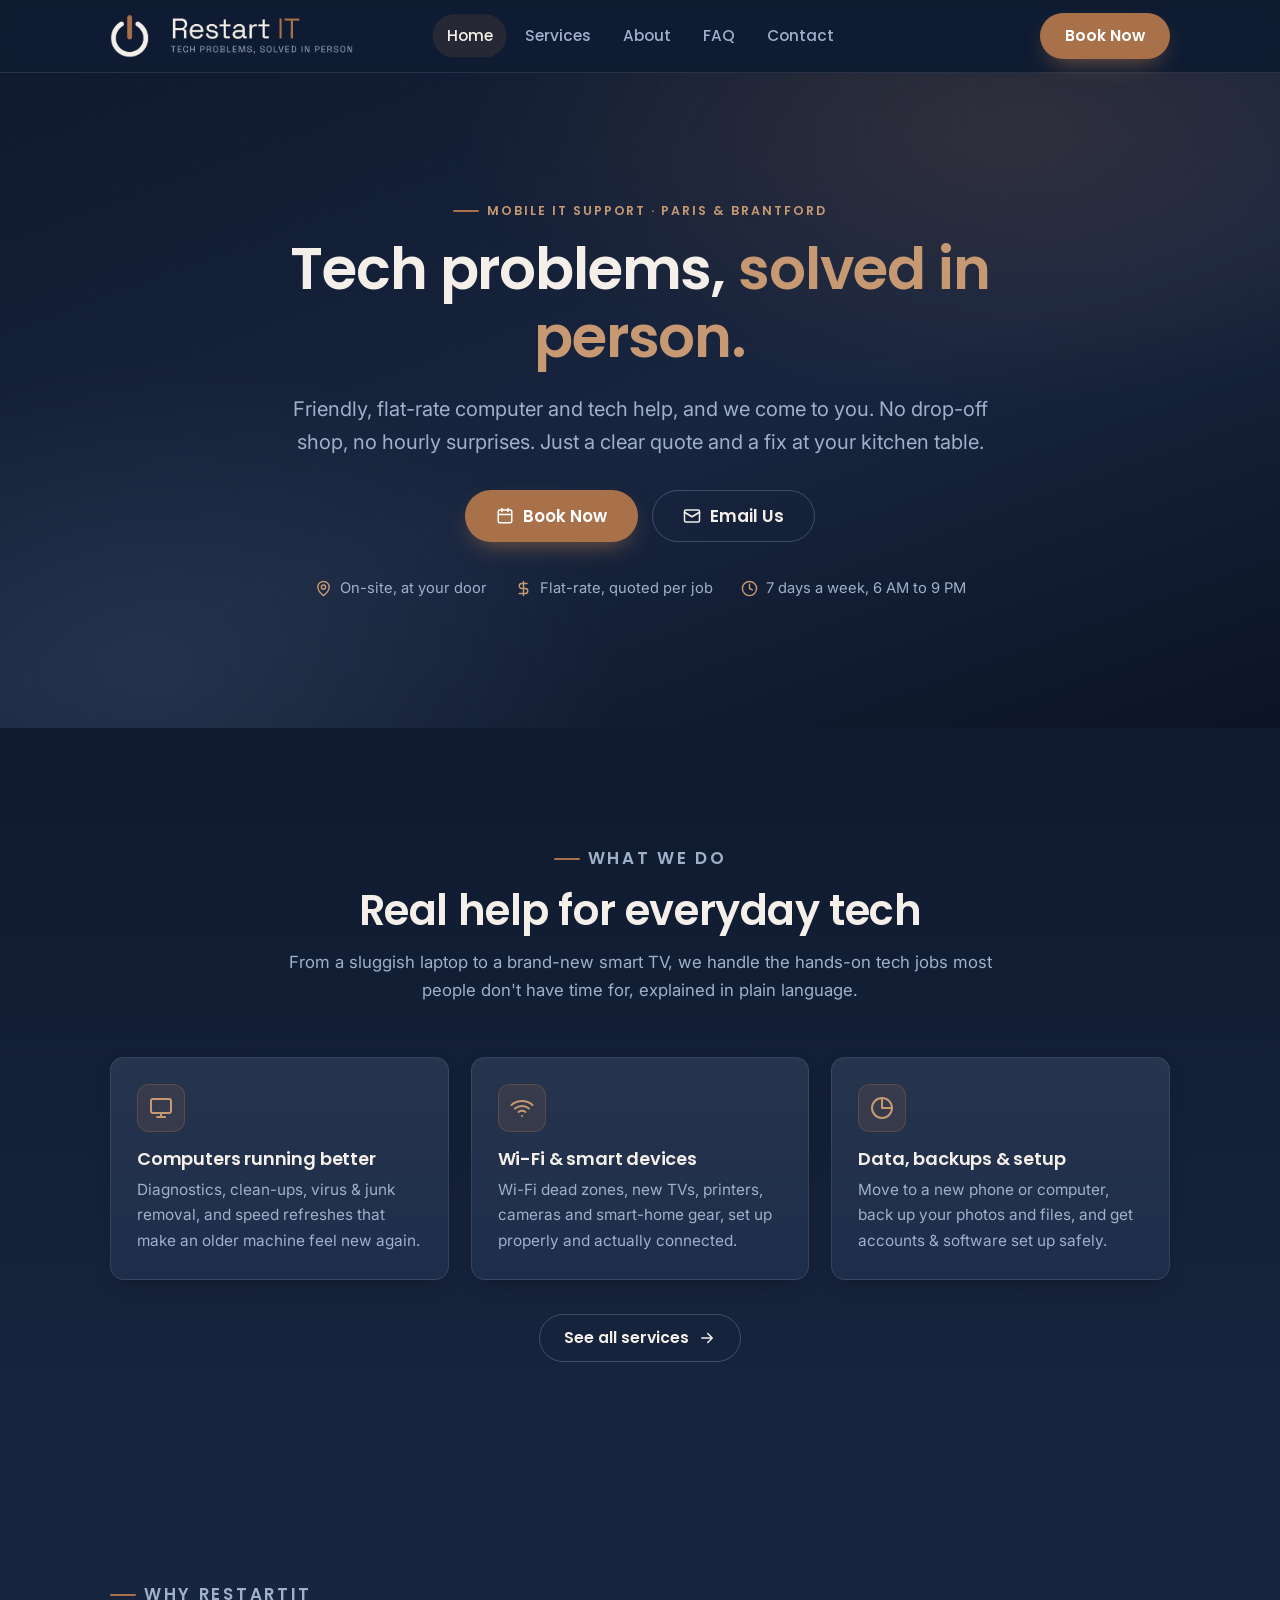
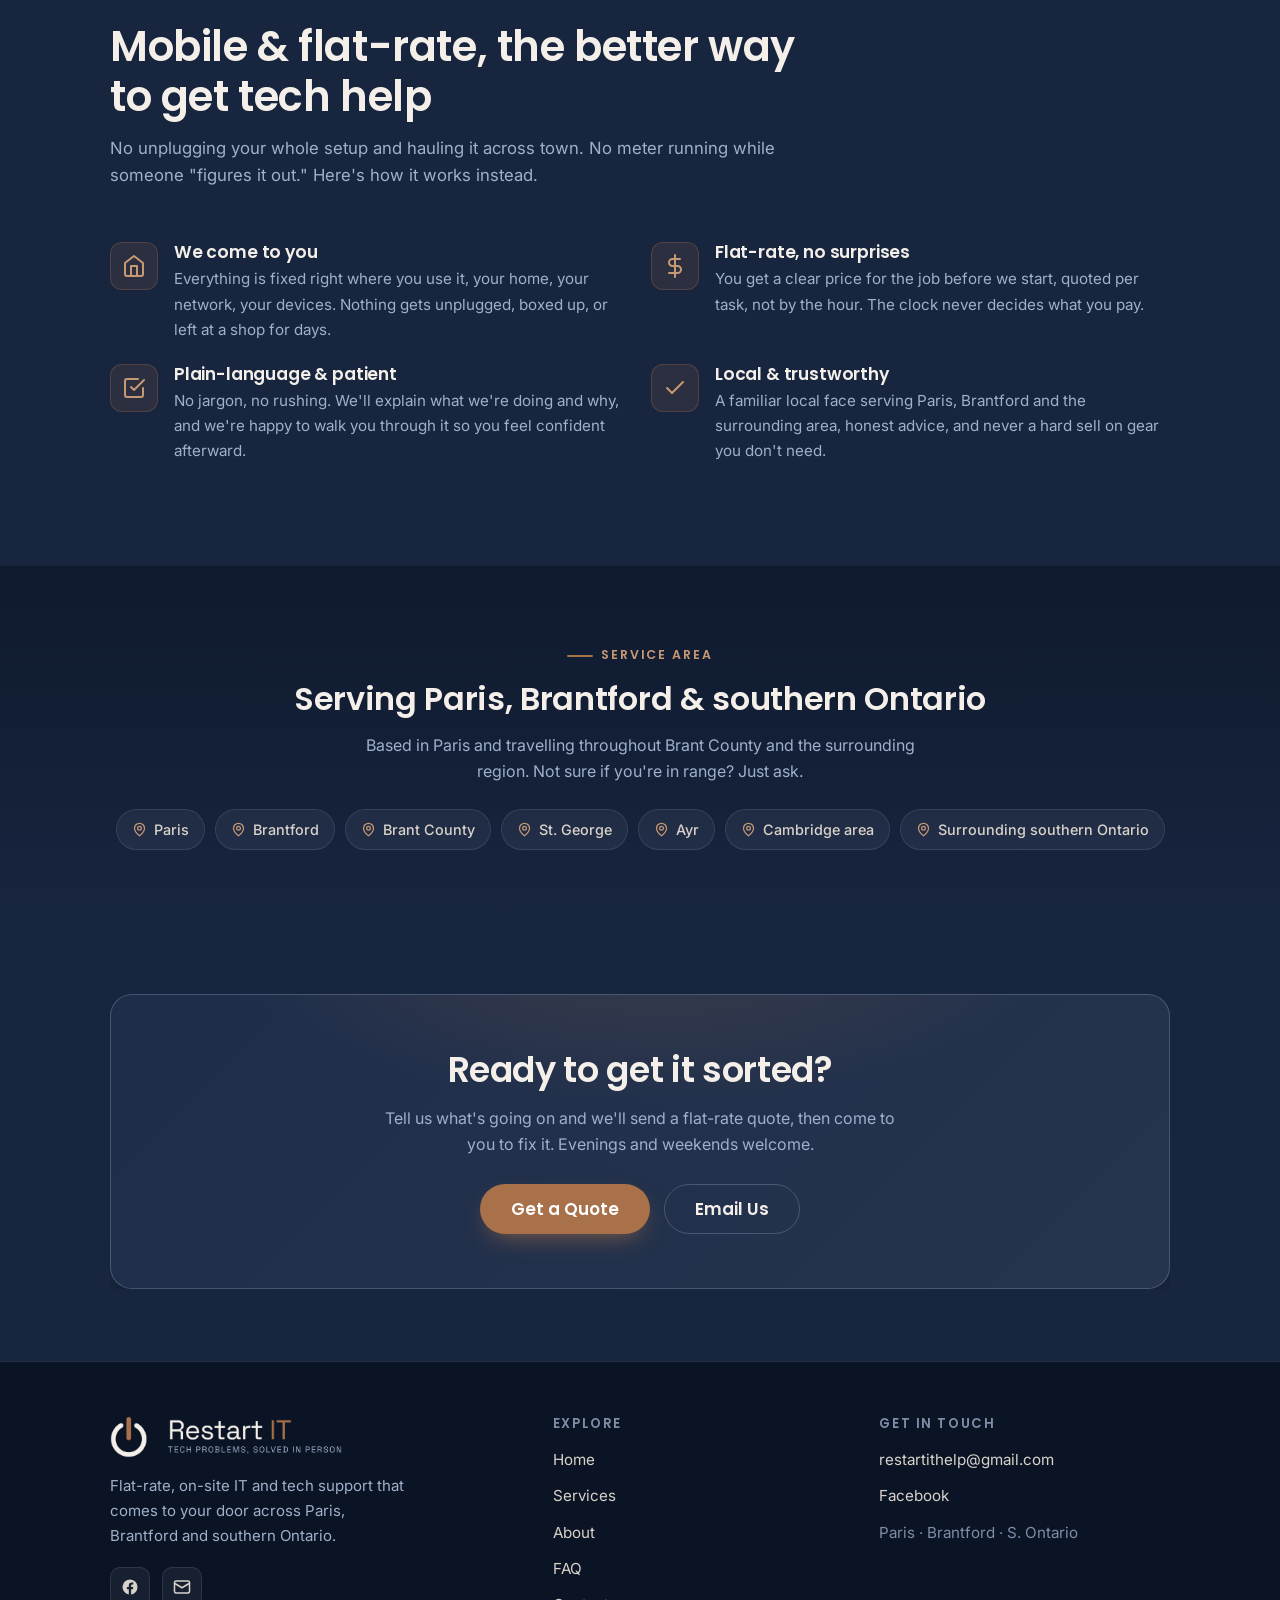
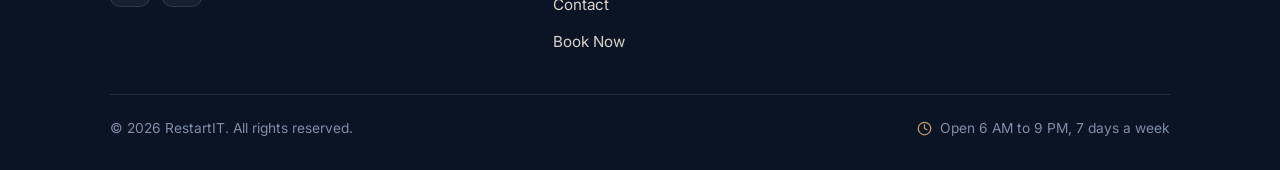
<file: index.html>
<!DOCTYPE html>
<html lang="en">
<head>
  <meta charset="UTF-8" />
  <meta name="viewport" content="width=device-width, initial-scale=1.0" />
  <title>RestartIT: Mobile IT Support in Paris, Brantford &amp; Southern Ontario</title>
  <meta name="description" content="RestartIT brings flat-rate, on-site computer and tech help to your door across Paris, Brantford and southern Ontario. No drop-off shop, tech problems, solved in person." />
  <meta name="theme-color" content="#18253F" />
  <link rel="canonical" href="https://restartithelp.ca/" />

  <!-- Icons -->
  <link rel="icon" type="image/png" sizes="32x32" href="assets/favicon-32.png" />
  <link rel="icon" type="image/png" sizes="64x64" href="assets/favicon-64.png" />
  <link rel="apple-touch-icon" href="assets/apple-touch-icon.png" />

  <!-- Social -->
  <meta property="og:type" content="website" />
  <meta property="og:title" content="RestartIT: Tech problems, solved in person" />
  <meta property="og:description" content="Flat-rate, mobile IT support across Paris, Brantford and southern Ontario. We come to you." />
  <meta property="og:url" content="https://restartithelp.ca/" />
  <meta property="og:image" content="https://restartithelp.ca/assets/og-image.png" />
  <meta name="twitter:card" content="summary_large_image" />

  <!-- Fonts -->
  <link rel="preconnect" href="https://fonts.googleapis.com" />
  <link rel="preconnect" href="https://fonts.gstatic.com" crossorigin />
  <link href="https://fonts.googleapis.com/css2?family=Inter:wght@400;500;600&family=Poppins:wght@500;600;700&display=swap" rel="stylesheet" />

  <link rel="stylesheet" href="css/styles.css" />

  <!-- Local business structured data -->
  <script type="application/ld+json">
  {
    "@context": "https://schema.org",
    "@type": "LocalBusiness",
    "name": "RestartIT",
    "image": "https://restartithelp.ca/assets/og-image.png",
    "url": "https://restartithelp.ca/",
    "telephone": "+1-519-771-1542",
    "email": "restartithelp@gmail.com",
    "priceRange": "Flat-rate, quoted per job",
    "description": "Mobile, on-site residential IT and tech support serving Paris, Brantford and surrounding southern Ontario.",
    "areaServed": ["Paris, Ontario", "Brantford, Ontario", "Brant County", "Southern Ontario"],
    "openingHoursSpecification": {
      "@type": "OpeningHoursSpecification",
      "dayOfWeek": ["Monday","Tuesday","Wednesday","Thursday","Friday","Saturday","Sunday"],
      "opens": "06:00",
      "closes": "21:00"
    },
    "sameAs": ["https://www.facebook.com/profile.php?id=61590920739980"]
  }
  </script>
</head>
<body>
  <a class="skip-link" href="#main">Skip to content</a>

  <!-- ============ HEADER ============ -->
  <header class="site-header">
    <div class="container">
      <nav class="nav" data-nav aria-label="Primary">
        <a class="nav__brand" href="index.html" aria-label="RestartIT home">
          <img src="assets/logo-horizontal.png" alt="RestartIT" />
        </a>
        <button class="nav__toggle" aria-label="Toggle menu" aria-expanded="false" aria-controls="nav-menu">
          <svg class="icon-open" viewBox="0 0 24 24" fill="none" stroke="currentColor" stroke-width="2" stroke-linecap="round"><path d="M4 7h16M4 12h16M4 17h16"/></svg>
          <svg class="icon-close" viewBox="0 0 24 24" fill="none" stroke="currentColor" stroke-width="2" stroke-linecap="round"><path d="M6 6l12 12M18 6L6 18"/></svg>
        </button>
        <div class="nav__menu" id="nav-menu">
          <div class="nav__links">
            <a href="index.html" aria-current="page">Home</a>
            <a href="services.html">Services</a>
            <a href="about.html">About</a>
            <a href="faq.html">FAQ</a>
            <a href="contact.html">Contact</a>
          </div>
          <div class="nav__cta">
            <a class="btn btn--primary" href="https://forms.gle/L2N94EabjLBqyMtm6" target="_blank" rel="noopener">Book Now</a>
          </div>
        </div>
      </nav>
    </div>
  </header>

  <main id="main">
    <!-- ============ HERO ============ -->
    <section class="hero">
      <div class="container">
        <div class="hero__inner">
          <p class="eyebrow reveal">Mobile IT support · Paris &amp; Brantford</p>
          <h1 class="reveal" data-delay="1">Tech problems, <span class="accent">solved in person.</span></h1>
          <p class="hero__lead reveal" data-delay="2">
            Friendly, flat-rate computer and tech help, and we come to you.
            No drop-off shop, no hourly surprises. Just a clear quote and a fix at your kitchen table.
          </p>
          <div class="btn-row reveal" data-delay="2">
            <a class="btn btn--primary btn--lg" href="https://forms.gle/L2N94EabjLBqyMtm6" target="_blank" rel="noopener">
              <svg viewBox="0 0 24 24" fill="none" stroke="currentColor" stroke-width="2" stroke-linecap="round" stroke-linejoin="round"><path d="M8 2v4M16 2v4M3 10h18M5 4h14a2 2 0 0 1 2 2v13a2 2 0 0 1-2 2H5a2 2 0 0 1-2-2V6a2 2 0 0 1 2-2z"/></svg>
              Book Now
            </a>
            <a class="btn btn--ghost btn--lg" href="mailto:restartithelp@gmail.com">
              <svg viewBox="0 0 24 24" fill="none" stroke="currentColor" stroke-width="2" stroke-linecap="round" stroke-linejoin="round"><rect x="2" y="4" width="20" height="16" rx="2"/><path d="m2 7 10 6 10-6"/></svg>
              Email Us
            </a>
          </div>
          <div class="hero__meta reveal" data-delay="3">
            <span><svg viewBox="0 0 24 24" fill="none" stroke="currentColor" stroke-width="2" stroke-linecap="round" stroke-linejoin="round"><path d="M20 10c0 6-8 12-8 12s-8-6-8-12a8 8 0 0 1 16 0z"/><circle cx="12" cy="10" r="3"/></svg> On-site, at your door</span>
            <span><svg viewBox="0 0 24 24" fill="none" stroke="currentColor" stroke-width="2" stroke-linecap="round" stroke-linejoin="round"><path d="M12 2v20M17 5H9.5a3.5 3.5 0 0 0 0 7h5a3.5 3.5 0 0 1 0 7H6"/></svg> Flat-rate, quoted per job</span>
            <span><svg viewBox="0 0 24 24" fill="none" stroke="currentColor" stroke-width="2" stroke-linecap="round" stroke-linejoin="round"><circle cx="12" cy="12" r="10"/><path d="M12 6v6l4 2"/></svg> 7 days a week, 6 AM to 9 PM</span>
          </div>
        </div>
      </div>
    </section>

    <!-- ============ WHAT WE DO ============ -->
    <section class="section section--alt" id="what">
      <div class="container">
        <div class="section-head center reveal">
          <p class="eyebrow" style="justify-content:center">What we do</p>
          <h2>Real help for everyday tech</h2>
          <p>From a sluggish laptop to a brand-new smart TV, we handle the hands-on tech jobs most people don't have time for, explained in plain language.</p>
        </div>
        <div class="grid grid--3">
          <article class="card reveal">
            <div class="icon-badge"><svg viewBox="0 0 24 24" fill="none" stroke="currentColor" stroke-width="2" stroke-linecap="round" stroke-linejoin="round"><rect x="2" y="3" width="20" height="14" rx="2"/><path d="M8 21h8M12 17v4"/></svg></div>
            <h3>Computers running better</h3>
            <p>Diagnostics, clean-ups, virus &amp; junk removal, and speed refreshes that make an older machine feel new again.</p>
          </article>
          <article class="card reveal" data-delay="1">
            <div class="icon-badge"><svg viewBox="0 0 24 24" fill="none" stroke="currentColor" stroke-width="2" stroke-linecap="round" stroke-linejoin="round"><path d="M5 12.55a11 11 0 0 1 14 0M1.5 9a16 16 0 0 1 21 0M8.5 16a6 6 0 0 1 7 0M12 20h.01"/></svg></div>
            <h3>Wi-Fi &amp; smart devices</h3>
            <p>Wi-Fi dead zones, new TVs, printers, cameras and smart-home gear, set up properly and actually connected.</p>
          </article>
          <article class="card reveal" data-delay="2">
            <div class="icon-badge"><svg viewBox="0 0 24 24" fill="none" stroke="currentColor" stroke-width="2" stroke-linecap="round" stroke-linejoin="round"><path d="M12 2a10 10 0 1 0 10 10"/><path d="M22 12A10 10 0 0 0 12 2v10z"/></svg></div>
            <h3>Data, backups &amp; setup</h3>
            <p>Move to a new phone or computer, back up your photos and files, and get accounts &amp; software set up safely.</p>
          </article>
        </div>
        <div class="center" style="margin-top:34px">
          <a class="btn btn--ghost" href="services.html">See all services
            <svg viewBox="0 0 24 24" fill="none" stroke="currentColor" stroke-width="2" stroke-linecap="round" stroke-linejoin="round"><path d="M5 12h14M13 6l6 6-6 6"/></svg>
          </a>
        </div>
      </div>
    </section>

    <!-- ============ WHY MOBILE / FLAT-RATE ============ -->
    <section class="section" id="why">
      <div class="container">
        <div class="section-head reveal">
          <p class="eyebrow">Why RestartIT</p>
          <h2>Mobile &amp; flat-rate, the better way to get tech help</h2>
          <p>No unplugging your whole setup and hauling it across town. No meter running while someone "figures it out." Here's how it works instead.</p>
        </div>
        <div class="grid grid--2">
          <div class="feature reveal">
            <div class="icon-badge"><svg viewBox="0 0 24 24" fill="none" stroke="currentColor" stroke-width="2" stroke-linecap="round" stroke-linejoin="round"><path d="M3 9l9-7 9 7v11a2 2 0 0 1-2 2H5a2 2 0 0 1-2-2z"/><path d="M9 22V12h6v10"/></svg></div>
            <div>
              <h3>We come to you</h3>
              <p>Everything is fixed right where you use it, your home, your network, your devices. Nothing gets unplugged, boxed up, or left at a shop for days.</p>
            </div>
          </div>
          <div class="feature reveal" data-delay="1">
            <div class="icon-badge"><svg viewBox="0 0 24 24" fill="none" stroke="currentColor" stroke-width="2" stroke-linecap="round" stroke-linejoin="round"><path d="M12 1v22M17 5H9.5a3.5 3.5 0 0 0 0 7h5a3.5 3.5 0 0 1 0 7H6"/></svg></div>
            <div>
              <h3>Flat-rate, no surprises</h3>
              <p>You get a clear price for the job before we start, quoted per task, not by the hour. The clock never decides what you pay.</p>
            </div>
          </div>
          <div class="feature reveal">
            <div class="icon-badge"><svg viewBox="0 0 24 24" fill="none" stroke="currentColor" stroke-width="2" stroke-linecap="round" stroke-linejoin="round"><path d="M9 11l3 3L22 4"/><path d="M21 12v7a2 2 0 0 1-2 2H5a2 2 0 0 1-2-2V5a2 2 0 0 1 2-2h11"/></svg></div>
            <div>
              <h3>Plain-language &amp; patient</h3>
              <p>No jargon, no rushing. We'll explain what we're doing and why, and we're happy to walk you through it so you feel confident afterward.</p>
            </div>
          </div>
          <div class="feature reveal" data-delay="1">
            <div class="icon-badge"><svg viewBox="0 0 24 24" fill="none" stroke="currentColor" stroke-width="2" stroke-linecap="round" stroke-linejoin="round"><path d="M20 6L9 17l-5-5"/></svg></div>
            <div>
              <h3>Local &amp; trustworthy</h3>
              <p>A familiar local face serving Paris, Brantford and the surrounding area, honest advice, and never a hard sell on gear you don't need.</p>
            </div>
          </div>
        </div>
      </div>
    </section>

    <!-- ============ COVERAGE ============ -->
    <section class="section section--tight section--alt" id="coverage">
      <div class="container center">
        <p class="eyebrow reveal" style="justify-content:center">Service area</p>
        <h2 class="reveal" style="font-size:clamp(1.5rem,1.1rem + 1.6vw,2rem)">Serving Paris, Brantford &amp; southern Ontario</h2>
        <p class="reveal" style="color:var(--text-muted); max-width:56ch; margin:14px auto 24px">Based in Paris and travelling throughout Brant County and the surrounding region. Not sure if you're in range? Just ask.</p>
        <div class="chips reveal" style="justify-content:center">
          <span class="chip"><svg viewBox="0 0 24 24" fill="none" stroke="currentColor" stroke-width="2" stroke-linecap="round" stroke-linejoin="round"><path d="M20 10c0 6-8 12-8 12s-8-6-8-12a8 8 0 0 1 16 0z"/><circle cx="12" cy="10" r="3"/></svg>Paris</span>
          <span class="chip"><svg viewBox="0 0 24 24" fill="none" stroke="currentColor" stroke-width="2" stroke-linecap="round" stroke-linejoin="round"><path d="M20 10c0 6-8 12-8 12s-8-6-8-12a8 8 0 0 1 16 0z"/><circle cx="12" cy="10" r="3"/></svg>Brantford</span>
          <span class="chip"><svg viewBox="0 0 24 24" fill="none" stroke="currentColor" stroke-width="2" stroke-linecap="round" stroke-linejoin="round"><path d="M20 10c0 6-8 12-8 12s-8-6-8-12a8 8 0 0 1 16 0z"/><circle cx="12" cy="10" r="3"/></svg>Brant County</span>
          <span class="chip"><svg viewBox="0 0 24 24" fill="none" stroke="currentColor" stroke-width="2" stroke-linecap="round" stroke-linejoin="round"><path d="M20 10c0 6-8 12-8 12s-8-6-8-12a8 8 0 0 1 16 0z"/><circle cx="12" cy="10" r="3"/></svg>St. George</span>
          <span class="chip"><svg viewBox="0 0 24 24" fill="none" stroke="currentColor" stroke-width="2" stroke-linecap="round" stroke-linejoin="round"><path d="M20 10c0 6-8 12-8 12s-8-6-8-12a8 8 0 0 1 16 0z"/><circle cx="12" cy="10" r="3"/></svg>Ayr</span>
          <span class="chip"><svg viewBox="0 0 24 24" fill="none" stroke="currentColor" stroke-width="2" stroke-linecap="round" stroke-linejoin="round"><path d="M20 10c0 6-8 12-8 12s-8-6-8-12a8 8 0 0 1 16 0z"/><circle cx="12" cy="10" r="3"/></svg>Cambridge area</span>
          <span class="chip"><svg viewBox="0 0 24 24" fill="none" stroke="currentColor" stroke-width="2" stroke-linecap="round" stroke-linejoin="round"><path d="M20 10c0 6-8 12-8 12s-8-6-8-12a8 8 0 0 1 16 0z"/><circle cx="12" cy="10" r="3"/></svg>Surrounding southern Ontario</span>
        </div>
      </div>
    </section>

    <!-- ============ CTA BAND ============ -->
    <section class="section section--tight">
      <div class="container">
        <div class="cta-band reveal">
          <div class="cta-band__inner">
            <h2>Ready to get it sorted?</h2>
            <p>Tell us what's going on and we'll send a flat-rate quote, then come to you to fix it. Evenings and weekends welcome.</p>
            <div class="btn-row">
              <a class="btn btn--primary btn--lg" href="https://forms.gle/L2N94EabjLBqyMtm6" target="_blank" rel="noopener">Get a Quote</a>
              <a class="btn btn--ghost btn--lg" href="mailto:restartithelp@gmail.com">Email Us</a>
            </div>
          </div>
        </div>
      </div>
    </section>
  </main>

  <!-- ============ FOOTER ============ -->
  <footer class="site-footer">
    <div class="container">
      <div class="footer-grid">
        <div class="footer-brand">
          <img src="assets/logo-horizontal.png" alt="RestartIT" />
          <p>Flat-rate, on-site IT and tech support that comes to your door across Paris, Brantford and southern Ontario.</p>
          <div class="footer-social">
            <a href="https://www.facebook.com/profile.php?id=61590920739980" target="_blank" rel="noopener" aria-label="RestartIT on Facebook">
              <svg viewBox="0 0 24 24" fill="currentColor"><path d="M22 12a10 10 0 1 0-11.6 9.9v-7H7.9V12h2.5V9.8c0-2.5 1.5-3.9 3.8-3.9 1.1 0 2.2.2 2.2.2v2.5h-1.3c-1.2 0-1.6.8-1.6 1.6V12h2.8l-.4 2.9h-2.4v7A10 10 0 0 0 22 12z"/></svg>
            </a>
            <a href="mailto:restartithelp@gmail.com" aria-label="Email RestartIT">
              <svg viewBox="0 0 24 24" fill="none" stroke="currentColor" stroke-width="2" stroke-linecap="round" stroke-linejoin="round"><rect x="2" y="4" width="20" height="16" rx="2"/><path d="m2 7 10 6 10-6"/></svg>
            </a>
          </div>
        </div>
        <div class="footer-col">
          <h4>Explore</h4>
          <ul>
            <li><a href="index.html">Home</a></li>
            <li><a href="services.html">Services</a></li>
            <li><a href="about.html">About</a></li>
            <li><a href="faq.html">FAQ</a></li>
            <li><a href="contact.html">Contact</a></li>
            <li><a href="https://forms.gle/L2N94EabjLBqyMtm6" target="_blank" rel="noopener">Book Now</a></li>
          </ul>
        </div>
        <div class="footer-col">
          <h4>Get in touch</h4>
          <ul>
            <li><a href="mailto:restartithelp@gmail.com">restartithelp@gmail.com</a></li>
            <li><a href="https://www.facebook.com/profile.php?id=61590920739980" target="_blank" rel="noopener">Facebook</a></li>
            <li><span class="muted">Paris · Brantford · S. Ontario</span></li>
          </ul>
        </div>
      </div>
      <div class="footer-bottom">
        <span>&copy; <span data-year>2026</span> RestartIT. All rights reserved.</span>
        <span class="footer-hours">
          <svg viewBox="0 0 24 24" fill="none" stroke="currentColor" stroke-width="2" stroke-linecap="round" stroke-linejoin="round"><circle cx="12" cy="12" r="10"/><path d="M12 6v6l4 2"/></svg>
          Open 6 AM to 9 PM, 7 days a week
        </span>
      </div>
    </div>
  </footer>

  <script src="js/main.js" defer></script>
</body>
</html>
</file>
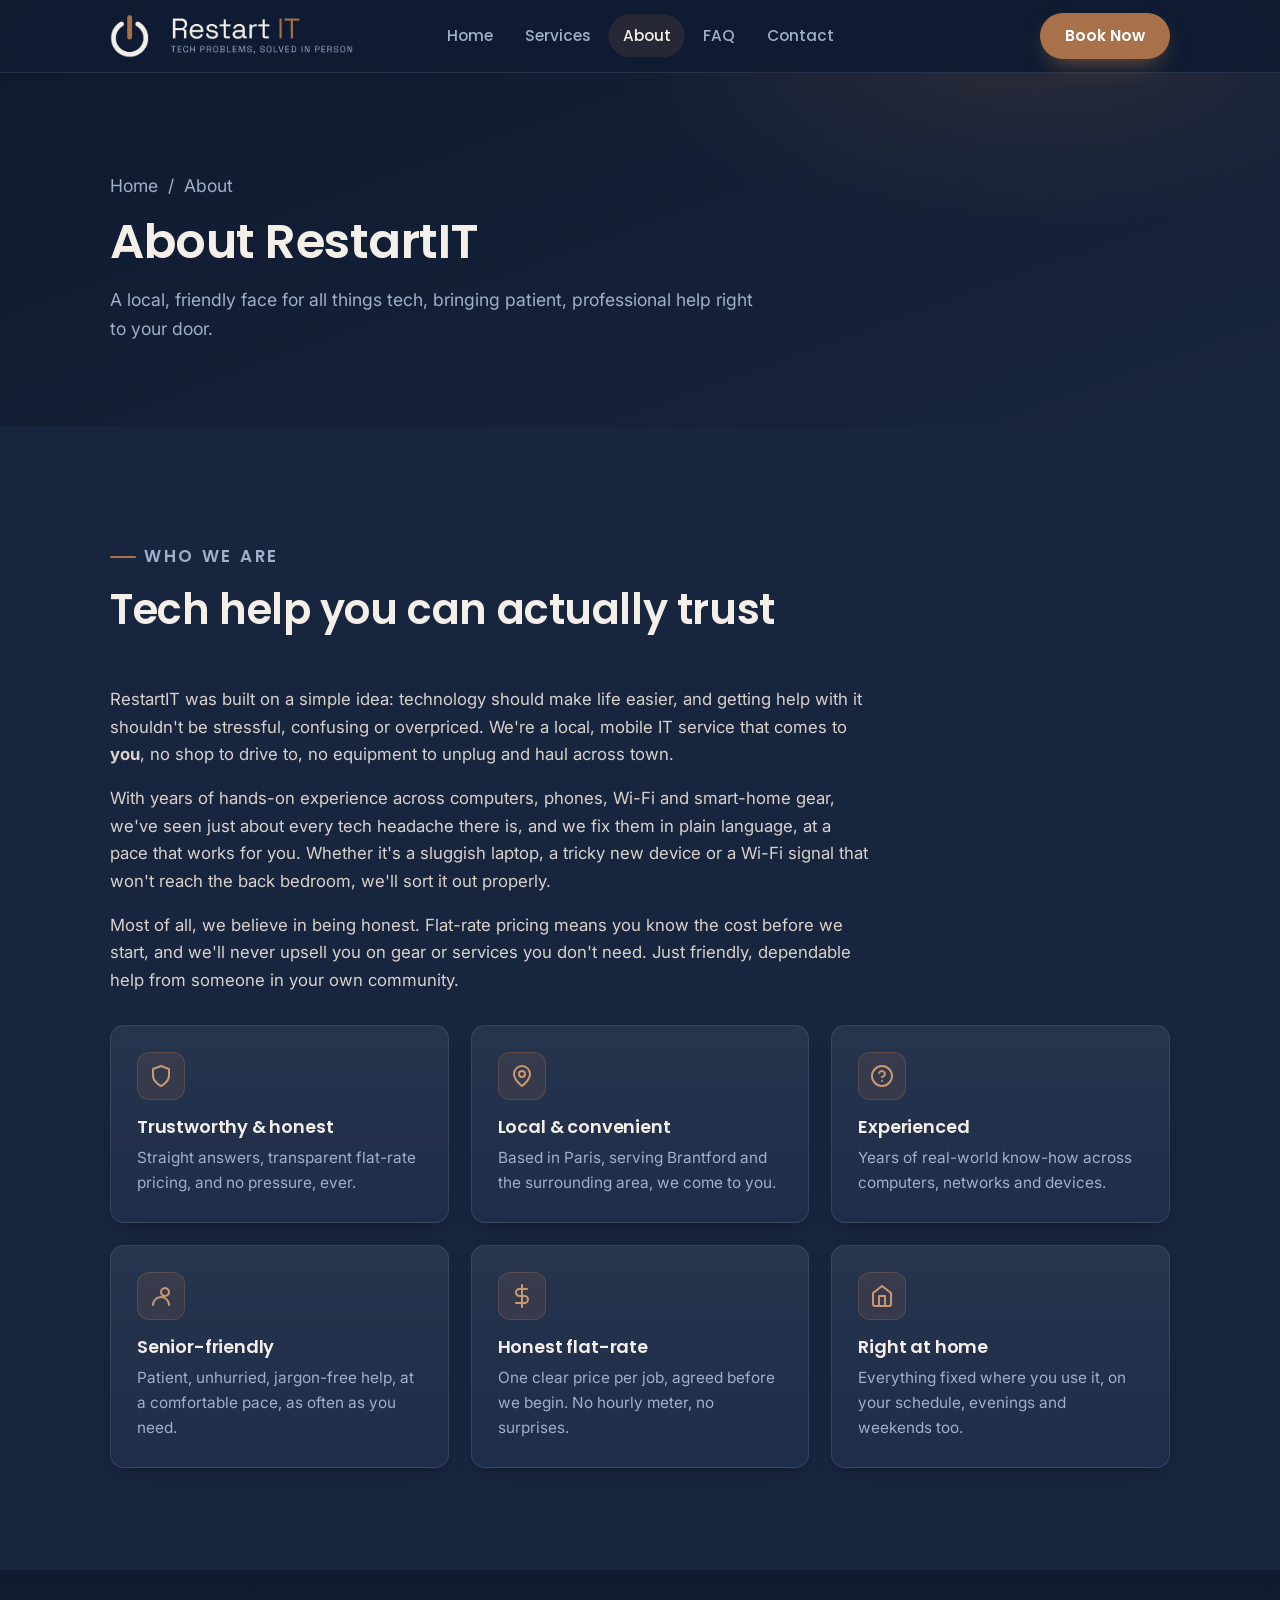
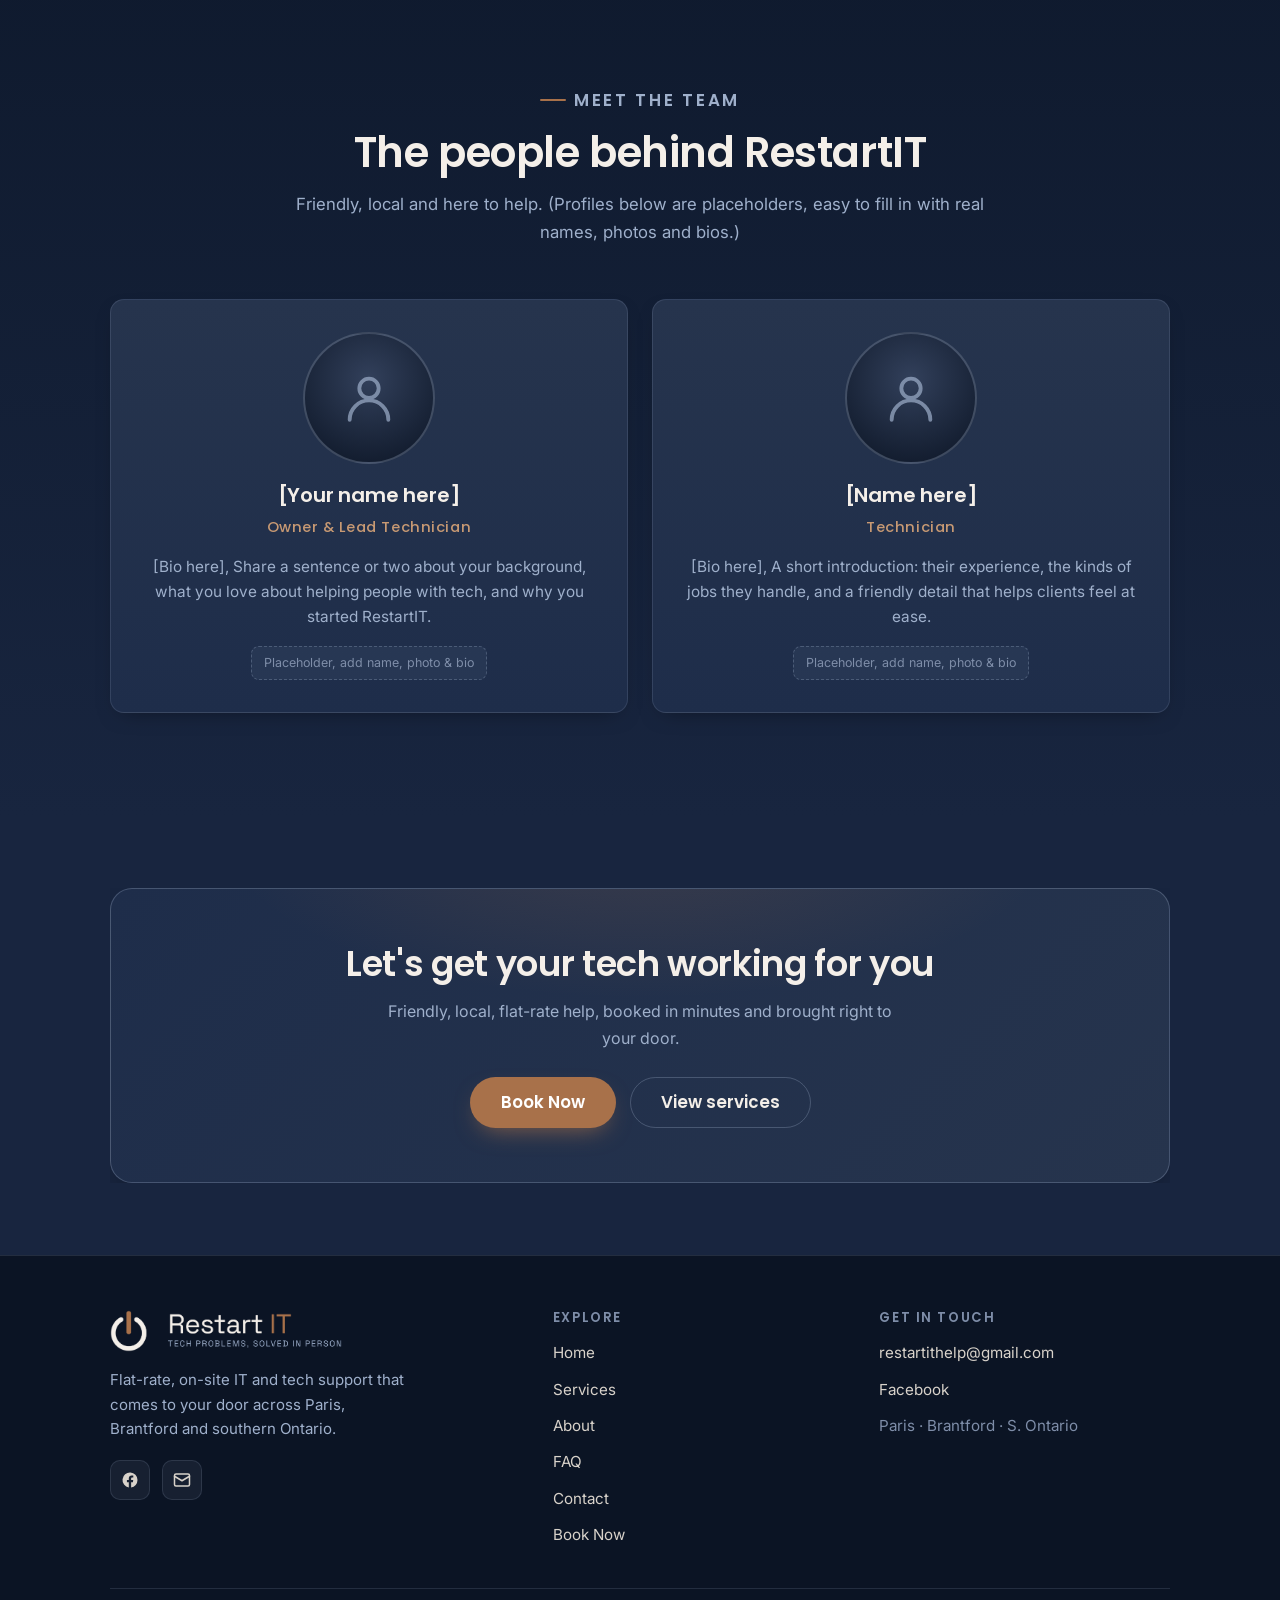
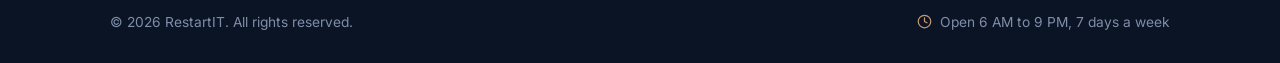
<file: about.html>
<!DOCTYPE html>
<html lang="en">
<head>
  <meta charset="UTF-8" />
  <meta name="viewport" content="width=device-width, initial-scale=1.0" />
  <title>About: RestartIT | Local, Trusted Mobile Tech Support</title>
  <meta name="description" content="RestartIT is your local, trustworthy choice for on-site tech help in Paris, Brantford and southern Ontario, experienced, convenient, honest flat-rate pricing and senior-friendly service. Meet the team." />
  <meta name="theme-color" content="#18253F" />
  <link rel="canonical" href="https://restartithelp.ca/about.html" />

  <link rel="icon" type="image/png" sizes="32x32" href="assets/favicon-32.png" />
  <link rel="icon" type="image/png" sizes="64x64" href="assets/favicon-64.png" />
  <link rel="apple-touch-icon" href="assets/apple-touch-icon.png" />

  <meta property="og:type" content="website" />
  <meta property="og:title" content="About: RestartIT" />
  <meta property="og:description" content="Local, trustworthy, senior-friendly mobile tech support across Paris, Brantford and southern Ontario." />
  <meta property="og:url" content="https://restartithelp.ca/about.html" />
  <meta property="og:image" content="https://restartithelp.ca/assets/og-image.png" />
  <meta name="twitter:card" content="summary_large_image" />

  <link rel="preconnect" href="https://fonts.googleapis.com" />
  <link rel="preconnect" href="https://fonts.gstatic.com" crossorigin />
  <link href="https://fonts.googleapis.com/css2?family=Inter:wght@400;500;600&family=Poppins:wght@500;600;700&display=swap" rel="stylesheet" />
  <link rel="stylesheet" href="css/styles.css" />
</head>
<body>
  <a class="skip-link" href="#main">Skip to content</a>

  <header class="site-header">
    <div class="container">
      <nav class="nav" data-nav aria-label="Primary">
        <a class="nav__brand" href="index.html" aria-label="RestartIT home">
          <img src="assets/logo-horizontal.png" alt="RestartIT" />
        </a>
        <button class="nav__toggle" aria-label="Toggle menu" aria-expanded="false" aria-controls="nav-menu">
          <svg class="icon-open" viewBox="0 0 24 24" fill="none" stroke="currentColor" stroke-width="2" stroke-linecap="round"><path d="M4 7h16M4 12h16M4 17h16"/></svg>
          <svg class="icon-close" viewBox="0 0 24 24" fill="none" stroke="currentColor" stroke-width="2" stroke-linecap="round"><path d="M6 6l12 12M18 6L6 18"/></svg>
        </button>
        <div class="nav__menu" id="nav-menu">
          <div class="nav__links">
            <a href="index.html">Home</a>
            <a href="services.html">Services</a>
            <a href="about.html" aria-current="page">About</a>
            <a href="faq.html">FAQ</a>
            <a href="contact.html">Contact</a>
          </div>
          <div class="nav__cta">
            <a class="btn btn--primary" href="https://forms.gle/L2N94EabjLBqyMtm6" target="_blank" rel="noopener">Book Now</a>
          </div>
        </div>
      </nav>
    </div>
  </header>

  <main id="main">
    <!-- PAGE HERO -->
    <section class="page-hero">
      <div class="container">
        <p class="breadcrumb reveal"><a href="index.html">Home</a> &nbsp;/&nbsp; About</p>
        <h1 class="reveal" data-delay="1">About RestartIT</h1>
        <p class="reveal" data-delay="2">A local, friendly face for all things tech, bringing patient, professional help right to your door.</p>
      </div>
    </section>

    <!-- ABOUT RESTARTIT -->
    <section class="section">
      <div class="container">
        <div class="section-head reveal">
          <p class="eyebrow">Who we are</p>
          <h2>Tech help you can actually trust</h2>
        </div>
        <div class="prose reveal">
          <p>RestartIT was built on a simple idea: technology should make life easier, and getting help with it shouldn't be stressful, confusing or overpriced. We're a local, mobile IT service that comes to <strong>you</strong>, no shop to drive to, no equipment to unplug and haul across town.</p>
          <p>With years of hands-on experience across computers, phones, Wi-Fi and smart-home gear, we've seen just about every tech headache there is, and we fix them in plain language, at a pace that works for you. Whether it's a sluggish laptop, a tricky new device or a Wi-Fi signal that won't reach the back bedroom, we'll sort it out properly.</p>
          <p>Most of all, we believe in being honest. Flat-rate pricing means you know the cost before we start, and we'll never upsell you on gear or services you don't need. Just friendly, dependable help from someone in your own community.</p>
        </div>

        <div class="grid grid--3 value-grid">
          <div class="card reveal">
            <div class="icon-badge"><svg viewBox="0 0 24 24" fill="none" stroke="currentColor" stroke-width="2" stroke-linecap="round" stroke-linejoin="round"><path d="M12 22s8-4 8-10V5l-8-3-8 3v7c0 6 8 10 8 10z"/></svg></div>
            <h3>Trustworthy &amp; honest</h3>
            <p>Straight answers, transparent flat-rate pricing, and no pressure, ever.</p>
          </div>
          <div class="card reveal" data-delay="1">
            <div class="icon-badge"><svg viewBox="0 0 24 24" fill="none" stroke="currentColor" stroke-width="2" stroke-linecap="round" stroke-linejoin="round"><path d="M20 10c0 6-8 12-8 12s-8-6-8-12a8 8 0 0 1 16 0z"/><circle cx="12" cy="10" r="3"/></svg></div>
            <h3>Local &amp; convenient</h3>
            <p>Based in Paris, serving Brantford and the surrounding area, we come to you.</p>
          </div>
          <div class="card reveal" data-delay="2">
            <div class="icon-badge"><svg viewBox="0 0 24 24" fill="none" stroke="currentColor" stroke-width="2" stroke-linecap="round" stroke-linejoin="round"><path d="M12 2a10 10 0 1 0 10 10A10 10 0 0 0 12 2z"/><path d="M9.1 9a3 3 0 0 1 5.8 1c0 2-3 3-3 3M12 17h.01"/></svg></div>
            <h3>Experienced</h3>
            <p>Years of real-world know-how across computers, networks and devices.</p>
          </div>
          <div class="card reveal">
            <div class="icon-badge"><svg viewBox="0 0 24 24" fill="none" stroke="currentColor" stroke-width="2" stroke-linecap="round" stroke-linejoin="round"><path d="M12 8a4 4 0 1 0 0-.001M4 21a8 8 0 0 1 16 0"/></svg></div>
            <h3>Senior-friendly</h3>
            <p>Patient, unhurried, jargon-free help, at a comfortable pace, as often as you need.</p>
          </div>
          <div class="card reveal" data-delay="1">
            <div class="icon-badge"><svg viewBox="0 0 24 24" fill="none" stroke="currentColor" stroke-width="2" stroke-linecap="round" stroke-linejoin="round"><path d="M12 1v22M17 5H9.5a3.5 3.5 0 0 0 0 7h5a3.5 3.5 0 0 1 0 7H6"/></svg></div>
            <h3>Honest flat-rate</h3>
            <p>One clear price per job, agreed before we begin. No hourly meter, no surprises.</p>
          </div>
          <div class="card reveal" data-delay="2">
            <div class="icon-badge"><svg viewBox="0 0 24 24" fill="none" stroke="currentColor" stroke-width="2" stroke-linecap="round" stroke-linejoin="round"><path d="M3 9l9-7 9 7v11a2 2 0 0 1-2 2H5a2 2 0 0 1-2-2z"/><path d="M9 22V12h6v10"/></svg></div>
            <h3>Right at home</h3>
            <p>Everything fixed where you use it, on your schedule, evenings and weekends too.</p>
          </div>
        </div>
      </div>
    </section>

    <!-- MEET THE TEAM -->
    <section class="section section--alt" id="team">
      <div class="container">
        <div class="section-head center reveal">
          <p class="eyebrow" style="justify-content:center">Meet the Team</p>
          <h2>The people behind RestartIT</h2>
          <p>Friendly, local and here to help. (Profiles below are placeholders, easy to fill in with real names, photos and bios.)</p>
        </div>
        <div class="team-grid">
          <!-- PROFILE 1, OWNER -->
          <article class="card profile reveal">
            <div class="profile__photo">
              <!-- Replace with an <img src="assets/team-owner.jpg" alt="..."> when ready -->
              <svg viewBox="0 0 24 24" fill="none" stroke="currentColor" stroke-width="1.6" stroke-linecap="round" stroke-linejoin="round"><circle cx="12" cy="8" r="4"/><path d="M4 21a8 8 0 0 1 16 0"/></svg>
            </div>
            <h3>[Your name here]</h3>
            <p class="role">Owner &amp; Lead Technician</p>
            <p class="bio">[Bio here], Share a sentence or two about your background, what you love about helping people with tech, and why you started RestartIT.</p>
            <span class="placeholder-note">Placeholder, add name, photo &amp; bio</span>
          </article>

          <!-- PROFILE 2, CONTRACTOR -->
          <article class="card profile reveal" data-delay="1">
            <div class="profile__photo">
              <!-- Replace with an <img src="assets/team-contractor.jpg" alt="..."> when ready -->
              <svg viewBox="0 0 24 24" fill="none" stroke="currentColor" stroke-width="1.6" stroke-linecap="round" stroke-linejoin="round"><circle cx="12" cy="8" r="4"/><path d="M4 21a8 8 0 0 1 16 0"/></svg>
            </div>
            <h3>[Name here]</h3>
            <p class="role">Technician</p>
            <p class="bio">[Bio here], A short introduction: their experience, the kinds of jobs they handle, and a friendly detail that helps clients feel at ease.</p>
            <span class="placeholder-note">Placeholder, add name, photo &amp; bio</span>
          </article>
        </div>
      </div>
    </section>

    <!-- CTA -->
    <section class="section section--tight">
      <div class="container">
        <div class="cta-band reveal">
          <div class="cta-band__inner">
            <h2>Let's get your tech working for you</h2>
            <p>Friendly, local, flat-rate help, booked in minutes and brought right to your door.</p>
            <div class="btn-row">
              <a class="btn btn--primary btn--lg" href="https://forms.gle/L2N94EabjLBqyMtm6" target="_blank" rel="noopener">Book Now</a>
              <a class="btn btn--ghost btn--lg" href="services.html">View services</a>
            </div>
          </div>
        </div>
      </div>
    </section>
  </main>

  <footer class="site-footer">
    <div class="container">
      <div class="footer-grid">
        <div class="footer-brand">
          <img src="assets/logo-horizontal.png" alt="RestartIT" />
          <p>Flat-rate, on-site IT and tech support that comes to your door across Paris, Brantford and southern Ontario.</p>
          <div class="footer-social">
            <a href="https://www.facebook.com/profile.php?id=61590920739980" target="_blank" rel="noopener" aria-label="RestartIT on Facebook">
              <svg viewBox="0 0 24 24" fill="currentColor"><path d="M22 12a10 10 0 1 0-11.6 9.9v-7H7.9V12h2.5V9.8c0-2.5 1.5-3.9 3.8-3.9 1.1 0 2.2.2 2.2.2v2.5h-1.3c-1.2 0-1.6.8-1.6 1.6V12h2.8l-.4 2.9h-2.4v7A10 10 0 0 0 22 12z"/></svg>
            </a>
            <a href="mailto:restartithelp@gmail.com" aria-label="Email RestartIT">
              <svg viewBox="0 0 24 24" fill="none" stroke="currentColor" stroke-width="2" stroke-linecap="round" stroke-linejoin="round"><rect x="2" y="4" width="20" height="16" rx="2"/><path d="m2 7 10 6 10-6"/></svg>
            </a>
          </div>
        </div>
        <div class="footer-col">
          <h4>Explore</h4>
          <ul>
            <li><a href="index.html">Home</a></li>
            <li><a href="services.html">Services</a></li>
            <li><a href="about.html">About</a></li>
            <li><a href="faq.html">FAQ</a></li>
            <li><a href="contact.html">Contact</a></li>
            <li><a href="https://forms.gle/L2N94EabjLBqyMtm6" target="_blank" rel="noopener">Book Now</a></li>
          </ul>
        </div>
        <div class="footer-col">
          <h4>Get in touch</h4>
          <ul>
            <li><a href="mailto:restartithelp@gmail.com">restartithelp@gmail.com</a></li>
            <li><a href="https://www.facebook.com/profile.php?id=61590920739980" target="_blank" rel="noopener">Facebook</a></li>
            <li><span class="muted">Paris · Brantford · S. Ontario</span></li>
          </ul>
        </div>
      </div>
      <div class="footer-bottom">
        <span>&copy; <span data-year>2026</span> RestartIT. All rights reserved.</span>
        <span class="footer-hours">
          <svg viewBox="0 0 24 24" fill="none" stroke="currentColor" stroke-width="2" stroke-linecap="round" stroke-linejoin="round"><circle cx="12" cy="12" r="10"/><path d="M12 6v6l4 2"/></svg>
          Open 6 AM to 9 PM, 7 days a week
        </span>
      </div>
    </div>
  </footer>

  <script src="js/main.js" defer></script>
</body>
</html>
</file>
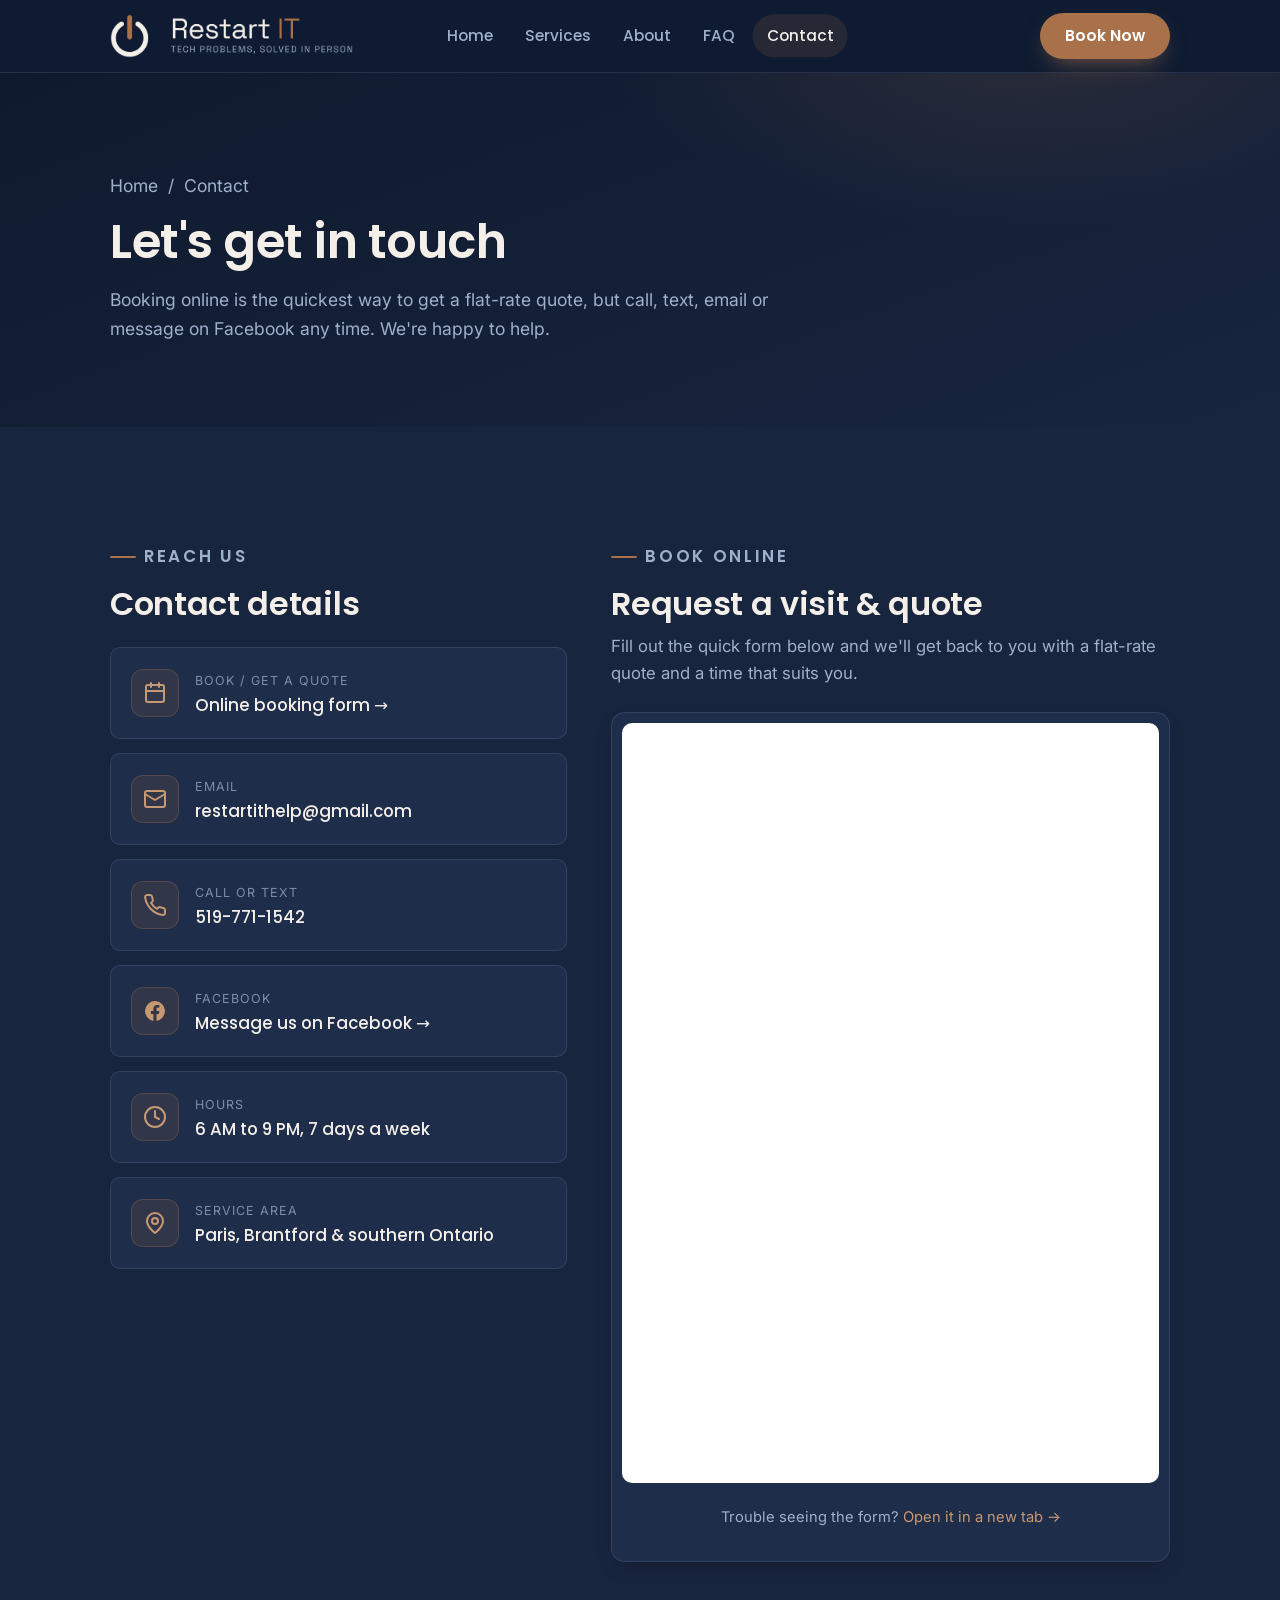
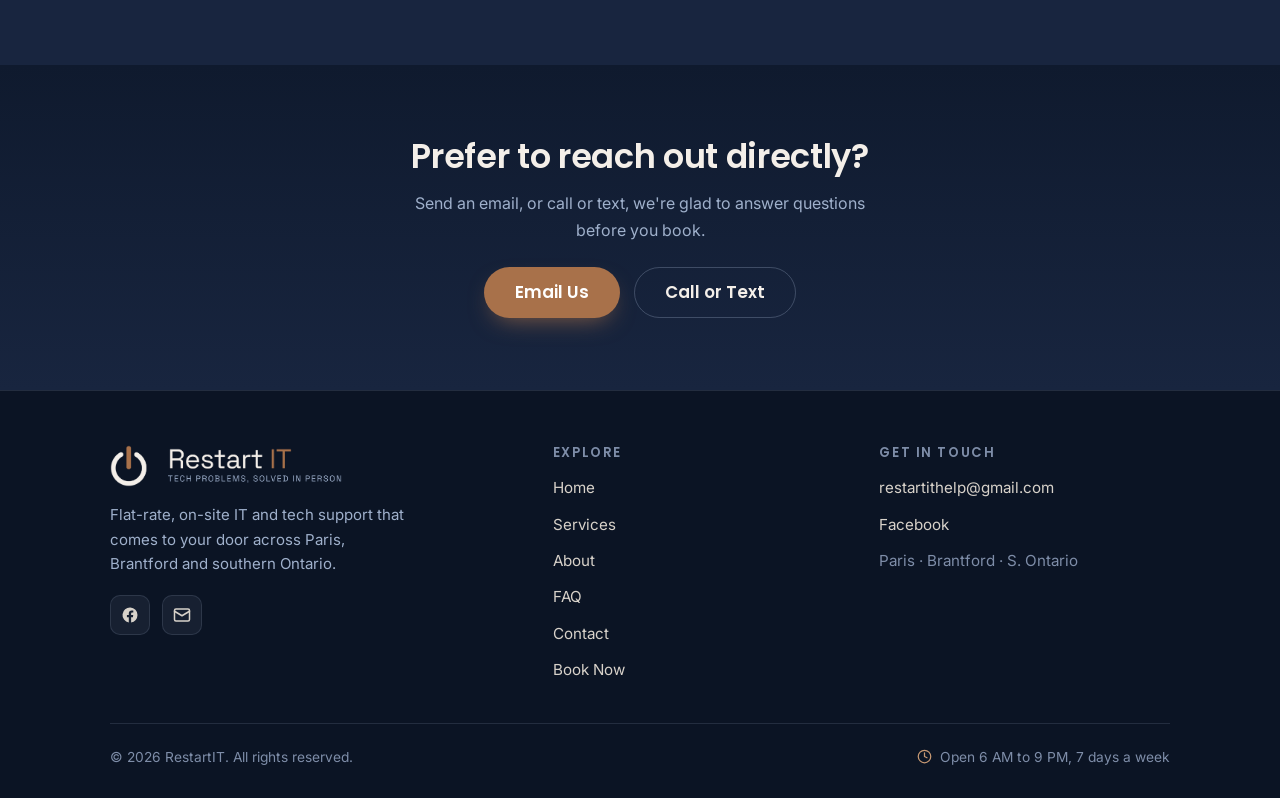
<file: contact.html>
<!DOCTYPE html>
<html lang="en">
<head>
  <meta charset="UTF-8" />
  <meta name="viewport" content="width=device-width, initial-scale=1.0" />
  <title>Contact: RestartIT | Book Mobile Tech Support</title>
  <meta name="description" content="Get in touch with RestartIT, call or text 519-771-1542, email restartithelp@gmail.com, message us on Facebook, or book online. Open 6 AM to 9 PM, 7 days a week across Paris, Brantford and southern Ontario." />
  <meta name="theme-color" content="#18253F" />
  <link rel="canonical" href="https://restartithelp.ca/contact.html" />

  <link rel="icon" type="image/png" sizes="32x32" href="assets/favicon-32.png" />
  <link rel="icon" type="image/png" sizes="64x64" href="assets/favicon-64.png" />
  <link rel="apple-touch-icon" href="assets/apple-touch-icon.png" />

  <meta property="og:type" content="website" />
  <meta property="og:title" content="Contact: RestartIT" />
  <meta property="og:description" content="Call, email, message on Facebook, or book online. Open 6 AM to 9 PM, 7 days a week." />
  <meta property="og:url" content="https://restartithelp.ca/contact.html" />
  <meta property="og:image" content="https://restartithelp.ca/assets/og-image.png" />
  <meta name="twitter:card" content="summary_large_image" />

  <link rel="preconnect" href="https://fonts.googleapis.com" />
  <link rel="preconnect" href="https://fonts.gstatic.com" crossorigin />
  <link href="https://fonts.googleapis.com/css2?family=Inter:wght@400;500;600&family=Poppins:wght@500;600;700&display=swap" rel="stylesheet" />
  <link rel="stylesheet" href="css/styles.css" />
</head>
<body>
  <a class="skip-link" href="#main">Skip to content</a>

  <header class="site-header">
    <div class="container">
      <nav class="nav" data-nav aria-label="Primary">
        <a class="nav__brand" href="index.html" aria-label="RestartIT home">
          <img src="assets/logo-horizontal.png" alt="RestartIT" />
        </a>
        <button class="nav__toggle" aria-label="Toggle menu" aria-expanded="false" aria-controls="nav-menu">
          <svg class="icon-open" viewBox="0 0 24 24" fill="none" stroke="currentColor" stroke-width="2" stroke-linecap="round"><path d="M4 7h16M4 12h16M4 17h16"/></svg>
          <svg class="icon-close" viewBox="0 0 24 24" fill="none" stroke="currentColor" stroke-width="2" stroke-linecap="round"><path d="M6 6l12 12M18 6L6 18"/></svg>
        </button>
        <div class="nav__menu" id="nav-menu">
          <div class="nav__links">
            <a href="index.html">Home</a>
            <a href="services.html">Services</a>
            <a href="about.html">About</a>
            <a href="faq.html">FAQ</a>
            <a href="contact.html" aria-current="page">Contact</a>
          </div>
          <div class="nav__cta">
            <a class="btn btn--primary" href="https://forms.gle/L2N94EabjLBqyMtm6" target="_blank" rel="noopener">Book Now</a>
          </div>
        </div>
      </nav>
    </div>
  </header>

  <main id="main">
    <!-- PAGE HERO -->
    <section class="page-hero">
      <div class="container">
        <p class="breadcrumb reveal"><a href="index.html">Home</a> &nbsp;/&nbsp; Contact</p>
        <h1 class="reveal" data-delay="1">Let's get in touch</h1>
        <p class="reveal" data-delay="2">Booking online is the quickest way to get a flat-rate quote, but call, text, email or message on Facebook any time. We're happy to help.</p>
      </div>
    </section>

    <!-- CONTACT + FORM -->
    <section class="section">
      <div class="container">
        <div class="contact-grid">
          <!-- LEFT: details -->
          <div>
            <div class="section-head reveal" style="margin-bottom:24px">
              <p class="eyebrow">Reach us</p>
              <h2 style="font-size:clamp(1.5rem,1.1rem + 1.4vw,2rem)">Contact details</h2>
            </div>

            <div class="contact-list">
              <a class="contact-item reveal" href="https://forms.gle/L2N94EabjLBqyMtm6" target="_blank" rel="noopener">
                <span class="icon-badge"><svg viewBox="0 0 24 24" fill="none" stroke="currentColor" stroke-width="2" stroke-linecap="round" stroke-linejoin="round"><path d="M8 2v4M16 2v4M3 10h18M5 4h14a2 2 0 0 1 2 2v13a2 2 0 0 1-2 2H5a2 2 0 0 1-2-2V6a2 2 0 0 1 2-2z"/></svg></span>
                <span>
                  <span class="label">Book / Get a quote</span><br />
                  <span class="value">Online booking form &rarr;</span>
                </span>
              </a>

              <a class="contact-item reveal" data-delay="1" href="mailto:restartithelp@gmail.com">
                <span class="icon-badge"><svg viewBox="0 0 24 24" fill="none" stroke="currentColor" stroke-width="2" stroke-linecap="round" stroke-linejoin="round"><rect x="2" y="4" width="20" height="16" rx="2"/><path d="m2 7 10 6 10-6"/></svg></span>
                <span>
                  <span class="label">Email</span><br />
                  <span class="value">restartithelp@gmail.com</span>
                </span>
              </a>

              <a class="contact-item reveal" data-delay="1" href="tel:+15197711542">
                <span class="icon-badge"><svg viewBox="0 0 24 24" fill="none" stroke="currentColor" stroke-width="2" stroke-linecap="round" stroke-linejoin="round"><path d="M22 16.9v3a2 2 0 0 1-2.2 2 19.8 19.8 0 0 1-8.6-3.1 19.5 19.5 0 0 1-6-6 19.8 19.8 0 0 1-3.1-8.7A2 2 0 0 1 4.1 2h3a2 2 0 0 1 2 1.7c.1 1 .4 1.9.7 2.8a2 2 0 0 1-.5 2.1L8.1 9.9a16 16 0 0 0 6 6l1.3-1.3a2 2 0 0 1 2.1-.4c.9.3 1.8.6 2.8.7a2 2 0 0 1 1.7 2z"/></svg></span>
                <span>
                  <span class="label">Call or text</span><br />
                  <span class="value">519-771-1542</span>
                </span>
              </a>

              <a class="contact-item reveal" data-delay="2" href="https://www.facebook.com/profile.php?id=61590920739980" target="_blank" rel="noopener">
                <span class="icon-badge"><svg viewBox="0 0 24 24" fill="currentColor"><path d="M22 12a10 10 0 1 0-11.6 9.9v-7H7.9V12h2.5V9.8c0-2.5 1.5-3.9 3.8-3.9 1.1 0 2.2.2 2.2.2v2.5h-1.3c-1.2 0-1.6.8-1.6 1.6V12h2.8l-.4 2.9h-2.4v7A10 10 0 0 0 22 12z"/></svg></span>
                <span>
                  <span class="label">Facebook</span><br />
                  <span class="value">Message us on Facebook &rarr;</span>
                </span>
              </a>

              <div class="contact-item reveal" data-delay="2">
                <span class="icon-badge"><svg viewBox="0 0 24 24" fill="none" stroke="currentColor" stroke-width="2" stroke-linecap="round" stroke-linejoin="round"><circle cx="12" cy="12" r="10"/><path d="M12 6v6l4 2"/></svg></span>
                <span>
                  <span class="label">Hours</span><br />
                  <span class="value">6 AM to 9 PM, 7 days a week</span>
                </span>
              </div>

              <div class="contact-item reveal" data-delay="3">
                <span class="icon-badge"><svg viewBox="0 0 24 24" fill="none" stroke="currentColor" stroke-width="2" stroke-linecap="round" stroke-linejoin="round"><path d="M20 10c0 6-8 12-8 12s-8-6-8-12a8 8 0 0 1 16 0z"/><circle cx="12" cy="10" r="3"/></svg></span>
                <span>
                  <span class="label">Service area</span><br />
                  <span class="value">Paris, Brantford &amp; southern Ontario</span>
                </span>
              </div>
            </div>
          </div>

          <!-- RIGHT: embedded form -->
          <div>
            <div class="section-head reveal" style="margin-bottom:24px">
              <p class="eyebrow">Book online</p>
              <h2 style="font-size:clamp(1.5rem,1.1rem + 1.4vw,2rem)">Request a visit &amp; quote</h2>
              <p style="margin-top:10px">Fill out the quick form below and we'll get back to you with a flat-rate quote and a time that suits you.</p>
            </div>
            <div class="form-embed reveal">
              <iframe
                src="https://docs.google.com/forms/d/e/1FAIpQLSeDkhbLlriY4RHohev2xmCO2uwgwrwsEbM1KK0mVtjERie9UQ/viewform?embedded=true"
                title="RestartIT booking form"
                loading="lazy">Loading…</iframe>
              <p class="form-fallback">
                Trouble seeing the form?
                <a href="https://forms.gle/L2N94EabjLBqyMtm6" target="_blank" rel="noopener">Open it in a new tab &rarr;</a>
              </p>
            </div>
          </div>
        </div>
      </div>
    </section>

    <!-- CTA -->
    <section class="section section--tight section--alt">
      <div class="container center">
        <h2 class="reveal" style="font-size:clamp(1.5rem,1.1rem + 1.6vw,2.1rem)">Prefer to reach out directly?</h2>
        <p class="reveal" style="color:var(--text-muted); max-width:50ch; margin:14px auto 24px">Send an email, or call or text, we're glad to answer questions before you book.</p>
        <div class="btn-row reveal" style="justify-content:center">
          <a class="btn btn--primary btn--lg" href="mailto:restartithelp@gmail.com">Email Us</a>
          <a class="btn btn--ghost btn--lg" href="tel:+15197711542">Call or Text</a>
        </div>
      </div>
    </section>
  </main>

  <footer class="site-footer">
    <div class="container">
      <div class="footer-grid">
        <div class="footer-brand">
          <img src="assets/logo-horizontal.png" alt="RestartIT" />
          <p>Flat-rate, on-site IT and tech support that comes to your door across Paris, Brantford and southern Ontario.</p>
          <div class="footer-social">
            <a href="https://www.facebook.com/profile.php?id=61590920739980" target="_blank" rel="noopener" aria-label="RestartIT on Facebook">
              <svg viewBox="0 0 24 24" fill="currentColor"><path d="M22 12a10 10 0 1 0-11.6 9.9v-7H7.9V12h2.5V9.8c0-2.5 1.5-3.9 3.8-3.9 1.1 0 2.2.2 2.2.2v2.5h-1.3c-1.2 0-1.6.8-1.6 1.6V12h2.8l-.4 2.9h-2.4v7A10 10 0 0 0 22 12z"/></svg>
            </a>
            <a href="mailto:restartithelp@gmail.com" aria-label="Email RestartIT">
              <svg viewBox="0 0 24 24" fill="none" stroke="currentColor" stroke-width="2" stroke-linecap="round" stroke-linejoin="round"><rect x="2" y="4" width="20" height="16" rx="2"/><path d="m2 7 10 6 10-6"/></svg>
            </a>
          </div>
        </div>
        <div class="footer-col">
          <h4>Explore</h4>
          <ul>
            <li><a href="index.html">Home</a></li>
            <li><a href="services.html">Services</a></li>
            <li><a href="about.html">About</a></li>
            <li><a href="faq.html">FAQ</a></li>
            <li><a href="contact.html">Contact</a></li>
            <li><a href="https://forms.gle/L2N94EabjLBqyMtm6" target="_blank" rel="noopener">Book Now</a></li>
          </ul>
        </div>
        <div class="footer-col">
          <h4>Get in touch</h4>
          <ul>
            <li><a href="mailto:restartithelp@gmail.com">restartithelp@gmail.com</a></li>
            <li><a href="https://www.facebook.com/profile.php?id=61590920739980" target="_blank" rel="noopener">Facebook</a></li>
            <li><span class="muted">Paris · Brantford · S. Ontario</span></li>
          </ul>
        </div>
      </div>
      <div class="footer-bottom">
        <span>&copy; <span data-year>2026</span> RestartIT. All rights reserved.</span>
        <span class="footer-hours">
          <svg viewBox="0 0 24 24" fill="none" stroke="currentColor" stroke-width="2" stroke-linecap="round" stroke-linejoin="round"><circle cx="12" cy="12" r="10"/><path d="M12 6v6l4 2"/></svg>
          Open 6 AM to 9 PM, 7 days a week
        </span>
      </div>
    </div>
  </footer>

  <script src="js/main.js" defer></script>
</body>
</html>
</file>
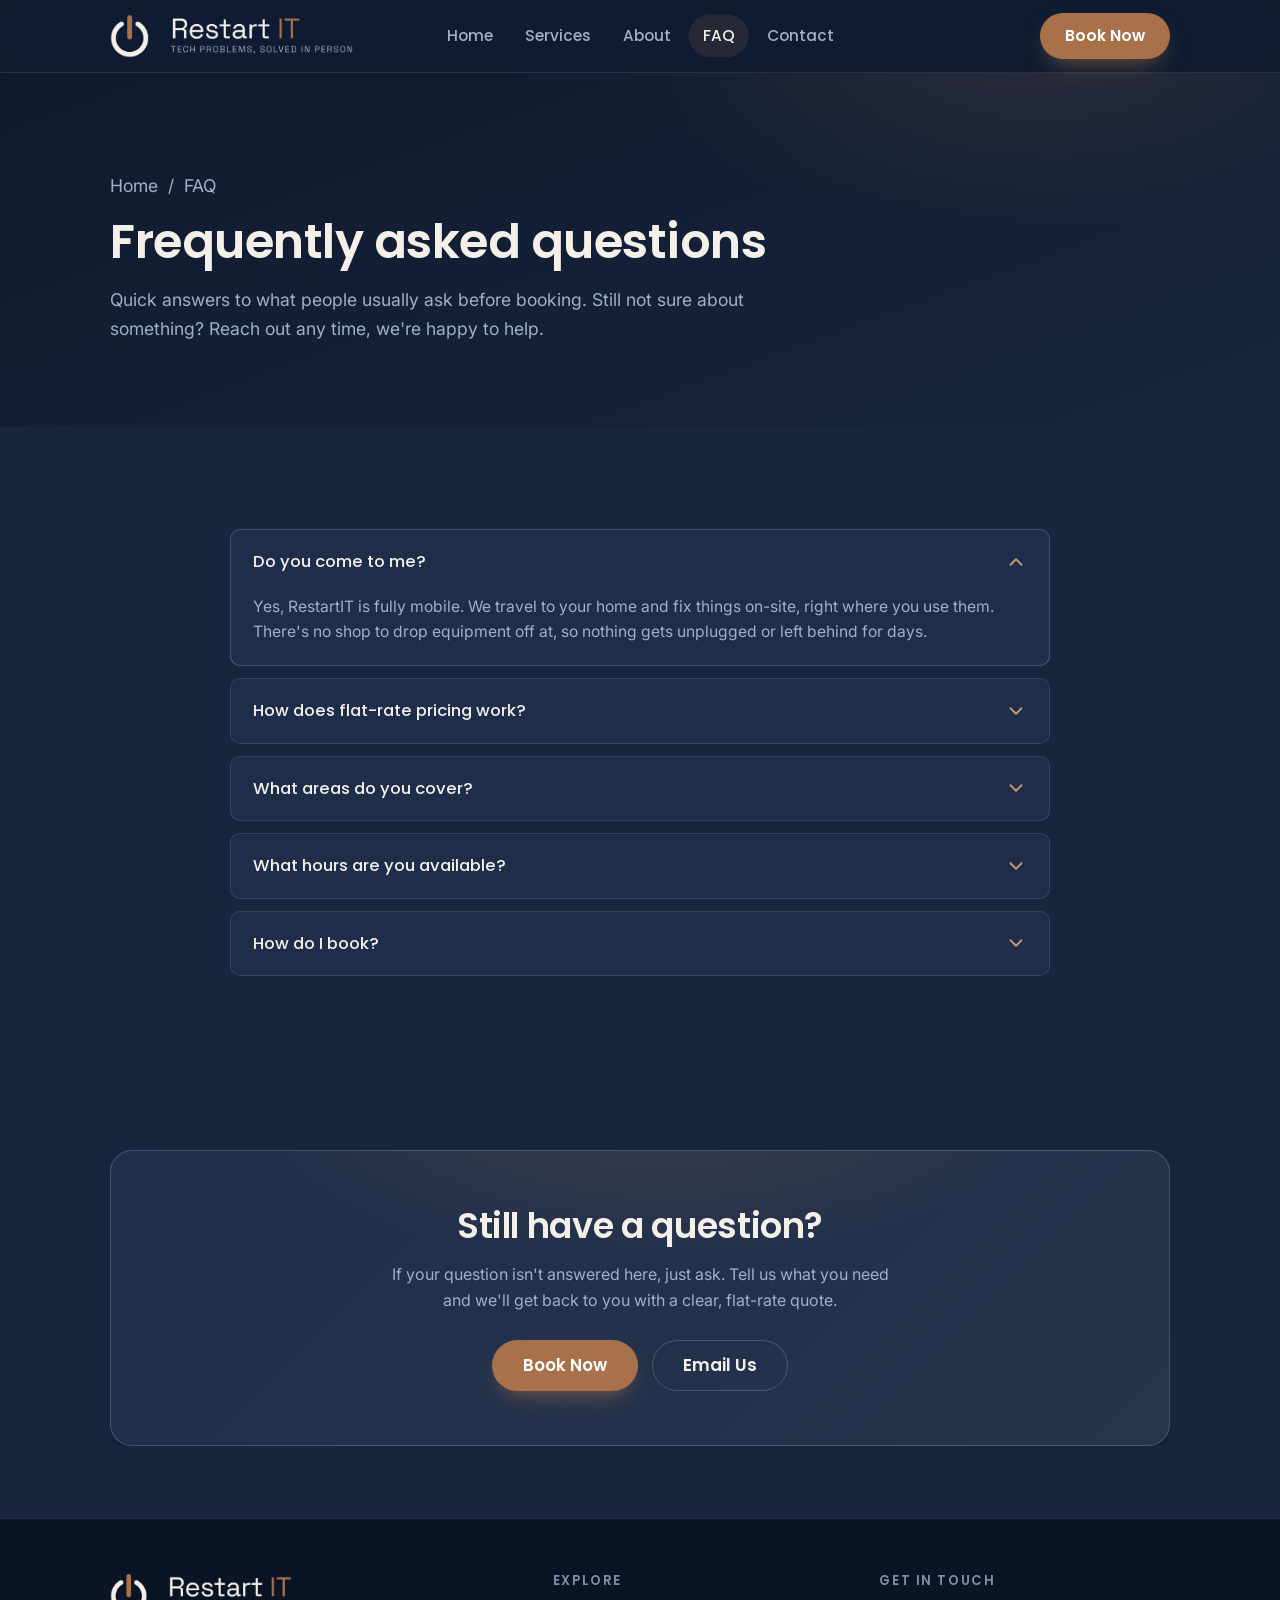
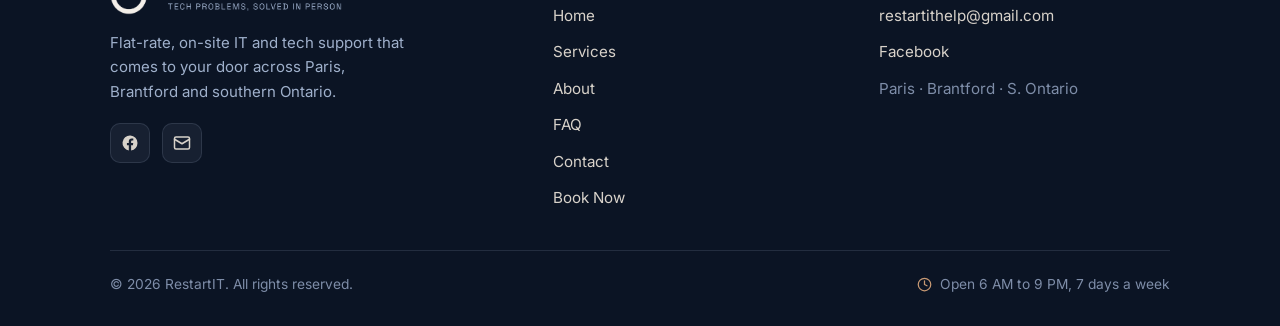
<file: faq.html>
<!DOCTYPE html>
<html lang="en">
<head>
  <meta charset="UTF-8" />
  <meta name="viewport" content="width=device-width, initial-scale=1.0" />
  <title>FAQ: RestartIT | Common Questions About Mobile Tech Support</title>
  <meta name="description" content="Answers to common questions about RestartIT: do we come to you, how flat-rate pricing works, the areas we cover, our hours, and how to book." />
  <meta name="theme-color" content="#18253F" />
  <link rel="canonical" href="https://restartithelp.ca/faq.html" />

  <link rel="icon" type="image/png" sizes="32x32" href="assets/favicon-32.png" />
  <link rel="icon" type="image/png" sizes="64x64" href="assets/favicon-64.png" />
  <link rel="apple-touch-icon" href="assets/apple-touch-icon.png" />

  <meta property="og:type" content="website" />
  <meta property="og:title" content="FAQ: RestartIT" />
  <meta property="og:description" content="Common questions about flat-rate, on-site tech support across Paris, Brantford and southern Ontario." />
  <meta property="og:url" content="https://restartithelp.ca/faq.html" />
  <meta property="og:image" content="https://restartithelp.ca/assets/og-image.png" />
  <meta name="twitter:card" content="summary_large_image" />

  <link rel="preconnect" href="https://fonts.googleapis.com" />
  <link rel="preconnect" href="https://fonts.gstatic.com" crossorigin />
  <link href="https://fonts.googleapis.com/css2?family=Inter:wght@400;500;600&family=Poppins:wght@500;600;700&display=swap" rel="stylesheet" />
  <link rel="stylesheet" href="css/styles.css" />

  <!-- FAQ structured data -->
  <script type="application/ld+json">
  {
    "@context": "https://schema.org",
    "@type": "FAQPage",
    "mainEntity": [
      {
        "@type": "Question",
        "name": "Do you come to me?",
        "acceptedAnswer": { "@type": "Answer", "text": "Yes, RestartIT is fully mobile. We travel to your home and fix things on-site, right where you use them. There's no shop to drop equipment off at, so nothing gets unplugged or left behind for days." }
      },
      {
        "@type": "Question",
        "name": "How does flat-rate pricing work?",
        "acceptedAnswer": { "@type": "Answer", "text": "Every job is quoted as a flat rate up front, based on the task, not an hourly meter. You'll know the price before any work begins, so there are no surprises on the bill. Tell us what's going on and we'll give you a clear quote." }
      },
      {
        "@type": "Question",
        "name": "What areas do you cover?",
        "acceptedAnswer": { "@type": "Answer", "text": "We're based in Paris and serve Brantford, Brant County and the surrounding southern Ontario region. If you're a little outside that area, reach out anyway, we're often able to travel a bit further." }
      },
      {
        "@type": "Question",
        "name": "What hours are you available?",
        "acceptedAnswer": { "@type": "Answer", "text": "We're available 6 AM to 9 PM, seven days a week, including evenings and weekends. Send your request any time and we'll get back to you to arrange a visit that suits your schedule." }
      },
      {
        "@type": "Question",
        "name": "How do I book?",
        "acceptedAnswer": { "@type": "Answer", "text": "The fastest way is the online booking form: tell us what you need and we'll follow up with a quote and a time. You can also email us at restartithelp@gmail.com." }
      }
    ]
  }
  </script>
</head>
<body>
  <a class="skip-link" href="#main">Skip to content</a>

  <header class="site-header">
    <div class="container">
      <nav class="nav" data-nav aria-label="Primary">
        <a class="nav__brand" href="index.html" aria-label="RestartIT home">
          <img src="assets/logo-horizontal.png" alt="RestartIT" />
        </a>
        <button class="nav__toggle" aria-label="Toggle menu" aria-expanded="false" aria-controls="nav-menu">
          <svg class="icon-open" viewBox="0 0 24 24" fill="none" stroke="currentColor" stroke-width="2" stroke-linecap="round"><path d="M4 7h16M4 12h16M4 17h16"/></svg>
          <svg class="icon-close" viewBox="0 0 24 24" fill="none" stroke="currentColor" stroke-width="2" stroke-linecap="round"><path d="M6 6l12 12M18 6L6 18"/></svg>
        </button>
        <div class="nav__menu" id="nav-menu">
          <div class="nav__links">
            <a href="index.html">Home</a>
            <a href="services.html">Services</a>
            <a href="about.html">About</a>
            <a href="faq.html" aria-current="page">FAQ</a>
            <a href="contact.html">Contact</a>
          </div>
          <div class="nav__cta">
            <a class="btn btn--primary" href="https://forms.gle/L2N94EabjLBqyMtm6" target="_blank" rel="noopener">Book Now</a>
          </div>
        </div>
      </nav>
    </div>
  </header>

  <main id="main">
    <!-- PAGE HERO -->
    <section class="page-hero">
      <div class="container">
        <p class="breadcrumb reveal"><a href="index.html">Home</a> &nbsp;/&nbsp; FAQ</p>
        <h1 class="reveal" data-delay="1">Frequently asked questions</h1>
        <p class="reveal" data-delay="2">Quick answers to what people usually ask before booking. Still not sure about something? Reach out any time, we're happy to help.</p>
      </div>
    </section>

    <!-- FAQ -->
    <section class="section">
      <div class="container">
        <div class="faq reveal">
          <details open>
            <summary>Do you come to me?
              <svg class="chev" viewBox="0 0 24 24" fill="none" stroke="currentColor" stroke-width="2" stroke-linecap="round" stroke-linejoin="round"><path d="M6 9l6 6 6-6"/></svg>
            </summary>
            <div class="faq__body">
              <p>Yes, RestartIT is fully mobile. We travel to your home and fix things on-site, right where you use them. There's no shop to drop equipment off at, so nothing gets unplugged or left behind for days.</p>
            </div>
          </details>
          <details>
            <summary>How does flat-rate pricing work?
              <svg class="chev" viewBox="0 0 24 24" fill="none" stroke="currentColor" stroke-width="2" stroke-linecap="round" stroke-linejoin="round"><path d="M6 9l6 6 6-6"/></svg>
            </summary>
            <div class="faq__body">
              <p>Every job is quoted as a flat rate up front, based on the task, not an hourly meter. You'll know the price before any work begins, so there are no surprises on the bill. Tell us what's going on and we'll give you a clear quote.</p>
            </div>
          </details>
          <details>
            <summary>What areas do you cover?
              <svg class="chev" viewBox="0 0 24 24" fill="none" stroke="currentColor" stroke-width="2" stroke-linecap="round" stroke-linejoin="round"><path d="M6 9l6 6 6-6"/></svg>
            </summary>
            <div class="faq__body">
              <p>We're based in Paris and serve Brantford, Brant County and the surrounding southern Ontario region. If you're a little outside that area, reach out anyway, we're often able to travel a bit further.</p>
            </div>
          </details>
          <details>
            <summary>What hours are you available?
              <svg class="chev" viewBox="0 0 24 24" fill="none" stroke="currentColor" stroke-width="2" stroke-linecap="round" stroke-linejoin="round"><path d="M6 9l6 6 6-6"/></svg>
            </summary>
            <div class="faq__body">
              <p>We're available 6 AM to 9 PM, seven days a week, including evenings and weekends. Send your request any time and we'll get back to you to arrange a visit that suits your schedule.</p>
            </div>
          </details>
          <details>
            <summary>How do I book?
              <svg class="chev" viewBox="0 0 24 24" fill="none" stroke="currentColor" stroke-width="2" stroke-linecap="round" stroke-linejoin="round"><path d="M6 9l6 6 6-6"/></svg>
            </summary>
            <div class="faq__body">
              <p>The fastest way is the <a href="https://forms.gle/L2N94EabjLBqyMtm6" target="_blank" rel="noopener">online booking form</a>: tell us what you need and we'll follow up with a quote and a time. You can also email us at <a href="mailto:restartithelp@gmail.com">restartithelp@gmail.com</a>.</p>
            </div>
          </details>
        </div>
      </div>
    </section>

    <!-- CTA BAND -->
    <section class="section section--tight">
      <div class="container">
        <div class="cta-band reveal">
          <div class="cta-band__inner">
            <h2>Still have a question?</h2>
            <p>If your question isn't answered here, just ask. Tell us what you need and we'll get back to you with a clear, flat-rate quote.</p>
            <div class="btn-row">
              <a class="btn btn--primary btn--lg" href="https://forms.gle/L2N94EabjLBqyMtm6" target="_blank" rel="noopener">Book Now</a>
              <a class="btn btn--ghost btn--lg" href="mailto:restartithelp@gmail.com">Email Us</a>
            </div>
          </div>
        </div>
      </div>
    </section>
  </main>

  <!-- ============ FOOTER ============ -->
  <footer class="site-footer">
    <div class="container">
      <div class="footer-grid">
        <div class="footer-brand">
          <img src="assets/logo-horizontal.png" alt="RestartIT" />
          <p>Flat-rate, on-site IT and tech support that comes to your door across Paris, Brantford and southern Ontario.</p>
          <div class="footer-social">
            <a href="https://www.facebook.com/profile.php?id=61590920739980" target="_blank" rel="noopener" aria-label="RestartIT on Facebook">
              <svg viewBox="0 0 24 24" fill="currentColor"><path d="M22 12a10 10 0 1 0-11.6 9.9v-7H7.9V12h2.5V9.8c0-2.5 1.5-3.9 3.8-3.9 1.1 0 2.2.2 2.2.2v2.5h-1.3c-1.2 0-1.6.8-1.6 1.6V12h2.8l-.4 2.9h-2.4v7A10 10 0 0 0 22 12z"/></svg>
            </a>
            <a href="mailto:restartithelp@gmail.com" aria-label="Email RestartIT">
              <svg viewBox="0 0 24 24" fill="none" stroke="currentColor" stroke-width="2" stroke-linecap="round" stroke-linejoin="round"><rect x="2" y="4" width="20" height="16" rx="2"/><path d="m2 7 10 6 10-6"/></svg>
            </a>
          </div>
        </div>
        <div class="footer-col">
          <h4>Explore</h4>
          <ul>
            <li><a href="index.html">Home</a></li>
            <li><a href="services.html">Services</a></li>
            <li><a href="about.html">About</a></li>
            <li><a href="faq.html">FAQ</a></li>
            <li><a href="contact.html">Contact</a></li>
            <li><a href="https://forms.gle/L2N94EabjLBqyMtm6" target="_blank" rel="noopener">Book Now</a></li>
          </ul>
        </div>
        <div class="footer-col">
          <h4>Get in touch</h4>
          <ul>
            <li><a href="mailto:restartithelp@gmail.com">restartithelp@gmail.com</a></li>
            <li><a href="https://www.facebook.com/profile.php?id=61590920739980" target="_blank" rel="noopener">Facebook</a></li>
            <li><span class="muted">Paris · Brantford · S. Ontario</span></li>
          </ul>
        </div>
      </div>
      <div class="footer-bottom">
        <span>&copy; <span data-year>2026</span> RestartIT. All rights reserved.</span>
        <span class="footer-hours">
          <svg viewBox="0 0 24 24" fill="none" stroke="currentColor" stroke-width="2" stroke-linecap="round" stroke-linejoin="round"><circle cx="12" cy="12" r="10"/><path d="M12 6v6l4 2"/></svg>
          Open 6 AM to 9 PM, 7 days a week
        </span>
      </div>
    </div>
  </footer>

  <script src="js/main.js" defer></script>
</body>
</html>
</file>
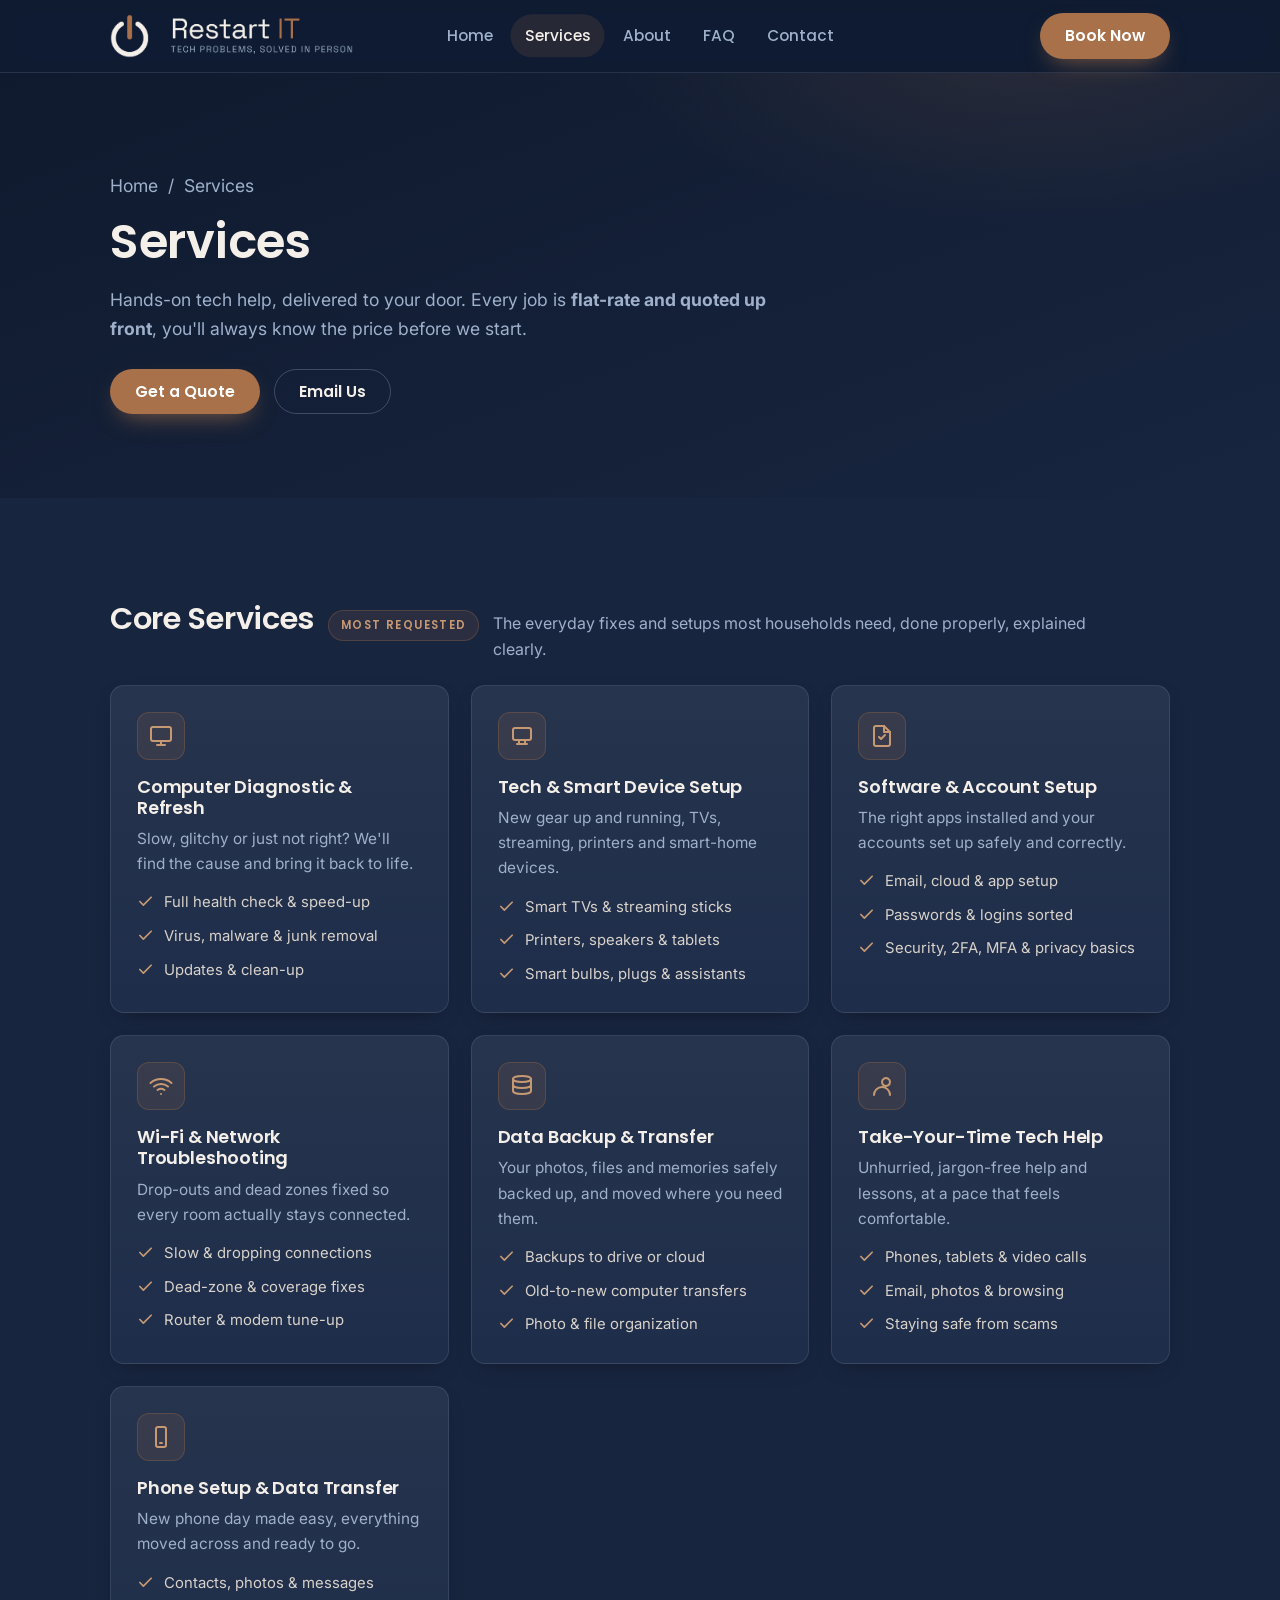
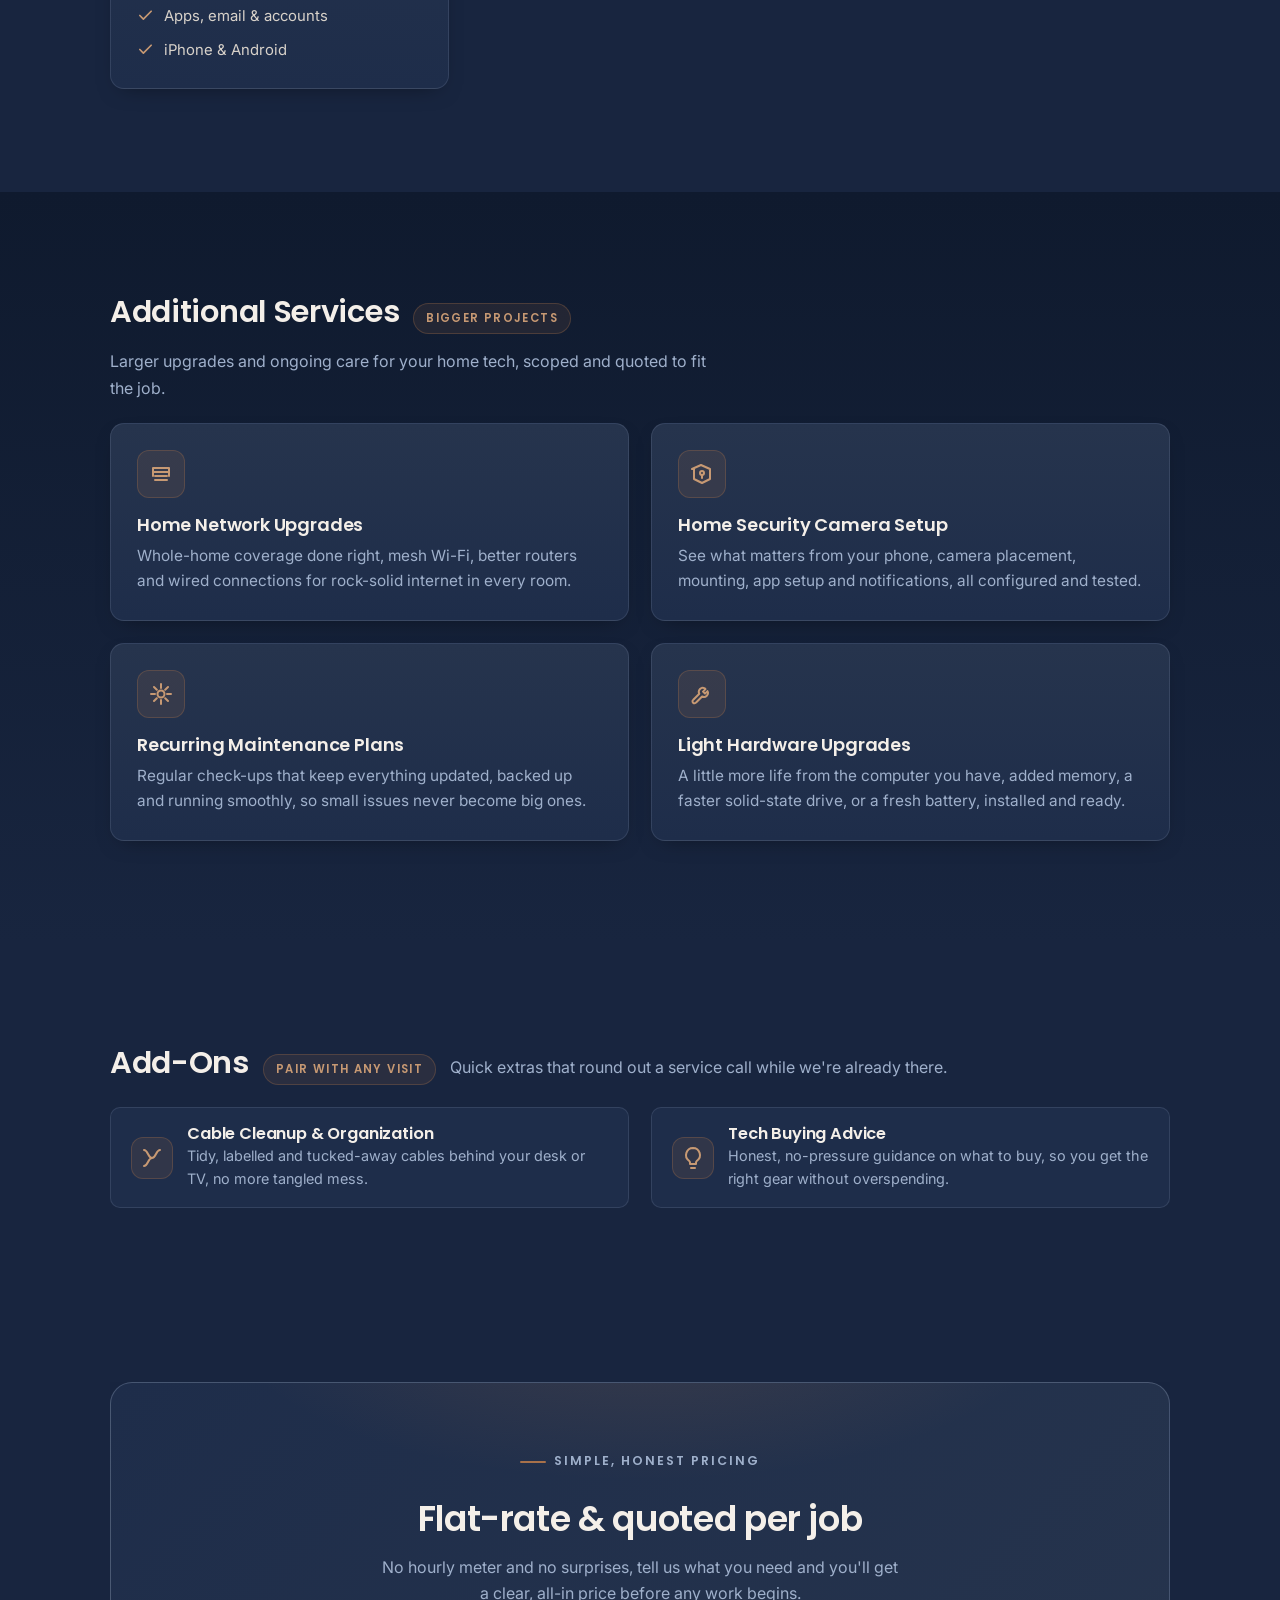
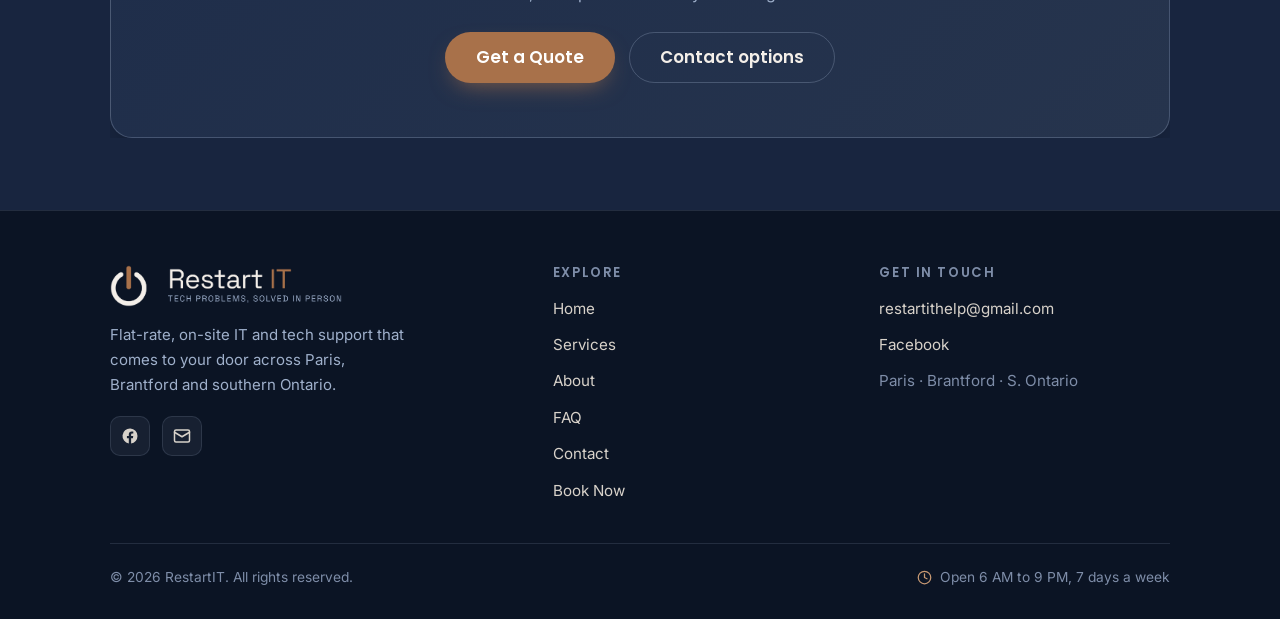
<file: services.html>
<!DOCTYPE html>
<html lang="en">
<head>
  <meta charset="UTF-8" />
  <meta name="viewport" content="width=device-width, initial-scale=1.0" />
  <title>Services: RestartIT | Mobile IT Support, Paris &amp; Brantford</title>
  <meta name="description" content="Flat-rate, on-site tech services from RestartIT: computer refreshes, smart device &amp; Wi-Fi setup, data backup, take-your-time tech help, network upgrades, camera installs and more. Quoted per job." />
  <meta name="theme-color" content="#18253F" />
  <link rel="canonical" href="https://restartithelp.ca/services.html" />

  <link rel="icon" type="image/png" sizes="32x32" href="assets/favicon-32.png" />
  <link rel="icon" type="image/png" sizes="64x64" href="assets/favicon-64.png" />
  <link rel="apple-touch-icon" href="assets/apple-touch-icon.png" />

  <meta property="og:type" content="website" />
  <meta property="og:title" content="Services: RestartIT" />
  <meta property="og:description" content="Flat-rate, on-site tech help across Paris, Brantford and southern Ontario." />
  <meta property="og:url" content="https://restartithelp.ca/services.html" />
  <meta property="og:image" content="https://restartithelp.ca/assets/og-image.png" />
  <meta name="twitter:card" content="summary_large_image" />

  <link rel="preconnect" href="https://fonts.googleapis.com" />
  <link rel="preconnect" href="https://fonts.gstatic.com" crossorigin />
  <link href="https://fonts.googleapis.com/css2?family=Inter:wght@400;500;600&family=Poppins:wght@500;600;700&display=swap" rel="stylesheet" />
  <link rel="stylesheet" href="css/styles.css" />
</head>
<body>
  <a class="skip-link" href="#main">Skip to content</a>

  <header class="site-header">
    <div class="container">
      <nav class="nav" data-nav aria-label="Primary">
        <a class="nav__brand" href="index.html" aria-label="RestartIT home">
          <img src="assets/logo-horizontal.png" alt="RestartIT" />
        </a>
        <button class="nav__toggle" aria-label="Toggle menu" aria-expanded="false" aria-controls="nav-menu">
          <svg class="icon-open" viewBox="0 0 24 24" fill="none" stroke="currentColor" stroke-width="2" stroke-linecap="round"><path d="M4 7h16M4 12h16M4 17h16"/></svg>
          <svg class="icon-close" viewBox="0 0 24 24" fill="none" stroke="currentColor" stroke-width="2" stroke-linecap="round"><path d="M6 6l12 12M18 6L6 18"/></svg>
        </button>
        <div class="nav__menu" id="nav-menu">
          <div class="nav__links">
            <a href="index.html">Home</a>
            <a href="services.html" aria-current="page">Services</a>
            <a href="about.html">About</a>
            <a href="faq.html">FAQ</a>
            <a href="contact.html">Contact</a>
          </div>
          <div class="nav__cta">
            <a class="btn btn--primary" href="https://forms.gle/L2N94EabjLBqyMtm6" target="_blank" rel="noopener">Book Now</a>
          </div>
        </div>
      </nav>
    </div>
  </header>

  <main id="main">
    <!-- PAGE HERO -->
    <section class="page-hero">
      <div class="container">
        <p class="breadcrumb reveal"><a href="index.html">Home</a> &nbsp;/&nbsp; Services</p>
        <h1 class="reveal" data-delay="1">Services</h1>
        <p class="reveal" data-delay="2">Hands-on tech help, delivered to your door. Every job is <strong>flat-rate and quoted up front</strong>, you'll always know the price before we start.</p>
        <div class="btn-row reveal" data-delay="3" style="margin-top:26px">
          <a class="btn btn--primary" href="https://forms.gle/L2N94EabjLBqyMtm6" target="_blank" rel="noopener">Get a Quote</a>
          <a class="btn btn--ghost" href="mailto:restartithelp@gmail.com">Email Us</a>
        </div>
      </div>
    </section>

    <!-- CORE SERVICES -->
    <section class="section">
      <div class="container">
        <div class="tier-head reveal">
          <h2>Core Services</h2>
          <span class="tier-tag">Most requested</span>
          <p>The everyday fixes and setups most households need, done properly, explained clearly.</p>
        </div>
        <div class="grid grid--3">
          <article class="card service-card reveal">
            <div class="icon-badge"><svg viewBox="0 0 24 24" fill="none" stroke="currentColor" stroke-width="2" stroke-linecap="round" stroke-linejoin="round"><rect x="2" y="3" width="20" height="14" rx="2"/><path d="M8 21h8M12 17v4"/></svg></div>
            <h3>Computer Diagnostic &amp; Refresh</h3>
            <p>Slow, glitchy or just not right? We'll find the cause and bring it back to life.</p>
            <ul>
              <li><svg viewBox="0 0 24 24" fill="none" stroke="currentColor" stroke-width="2.4" stroke-linecap="round" stroke-linejoin="round"><path d="M20 6 9 17l-5-5"/></svg>Full health check &amp; speed-up</li>
              <li><svg viewBox="0 0 24 24" fill="none" stroke="currentColor" stroke-width="2.4" stroke-linecap="round" stroke-linejoin="round"><path d="M20 6 9 17l-5-5"/></svg>Virus, malware &amp; junk removal</li>
              <li><svg viewBox="0 0 24 24" fill="none" stroke="currentColor" stroke-width="2.4" stroke-linecap="round" stroke-linejoin="round"><path d="M20 6 9 17l-5-5"/></svg>Updates &amp; clean-up</li>
            </ul>
          </article>

          <article class="card service-card reveal" data-delay="1">
            <div class="icon-badge"><svg viewBox="0 0 24 24" fill="none" stroke="currentColor" stroke-width="2" stroke-linecap="round" stroke-linejoin="round"><rect x="3" y="4" width="18" height="12" rx="2"/><path d="M7 20h10M9 16v4M15 16v4"/></svg></div>
            <h3>Tech &amp; Smart Device Setup</h3>
            <p>New gear up and running, TVs, streaming, printers and smart-home devices.</p>
            <ul>
              <li><svg viewBox="0 0 24 24" fill="none" stroke="currentColor" stroke-width="2.4" stroke-linecap="round" stroke-linejoin="round"><path d="M20 6 9 17l-5-5"/></svg>Smart TVs &amp; streaming sticks</li>
              <li><svg viewBox="0 0 24 24" fill="none" stroke="currentColor" stroke-width="2.4" stroke-linecap="round" stroke-linejoin="round"><path d="M20 6 9 17l-5-5"/></svg>Printers, speakers &amp; tablets</li>
              <li><svg viewBox="0 0 24 24" fill="none" stroke="currentColor" stroke-width="2.4" stroke-linecap="round" stroke-linejoin="round"><path d="M20 6 9 17l-5-5"/></svg>Smart bulbs, plugs &amp; assistants</li>
            </ul>
          </article>

          <article class="card service-card reveal" data-delay="2">
            <div class="icon-badge"><svg viewBox="0 0 24 24" fill="none" stroke="currentColor" stroke-width="2" stroke-linecap="round" stroke-linejoin="round"><path d="M14 2H6a2 2 0 0 0-2 2v16a2 2 0 0 0 2 2h12a2 2 0 0 0 2-2V8z"/><path d="M14 2v6h6M9 13l2 2 4-4"/></svg></div>
            <h3>Software &amp; Account Setup</h3>
            <p>The right apps installed and your accounts set up safely and correctly.</p>
            <ul>
              <li><svg viewBox="0 0 24 24" fill="none" stroke="currentColor" stroke-width="2.4" stroke-linecap="round" stroke-linejoin="round"><path d="M20 6 9 17l-5-5"/></svg>Email, cloud &amp; app setup</li>
              <li><svg viewBox="0 0 24 24" fill="none" stroke="currentColor" stroke-width="2.4" stroke-linecap="round" stroke-linejoin="round"><path d="M20 6 9 17l-5-5"/></svg>Passwords &amp; logins sorted</li>
              <li><svg viewBox="0 0 24 24" fill="none" stroke="currentColor" stroke-width="2.4" stroke-linecap="round" stroke-linejoin="round"><path d="M20 6 9 17l-5-5"/></svg>Security, 2FA, MFA &amp; privacy basics</li>
            </ul>
          </article>

          <article class="card service-card reveal">
            <div class="icon-badge"><svg viewBox="0 0 24 24" fill="none" stroke="currentColor" stroke-width="2" stroke-linecap="round" stroke-linejoin="round"><path d="M5 12.55a11 11 0 0 1 14 0M1.5 9a16 16 0 0 1 21 0M8.5 16a6 6 0 0 1 7 0M12 20h.01"/></svg></div>
            <h3>Wi-Fi &amp; Network Troubleshooting</h3>
            <p>Drop-outs and dead zones fixed so every room actually stays connected.</p>
            <ul>
              <li><svg viewBox="0 0 24 24" fill="none" stroke="currentColor" stroke-width="2.4" stroke-linecap="round" stroke-linejoin="round"><path d="M20 6 9 17l-5-5"/></svg>Slow &amp; dropping connections</li>
              <li><svg viewBox="0 0 24 24" fill="none" stroke="currentColor" stroke-width="2.4" stroke-linecap="round" stroke-linejoin="round"><path d="M20 6 9 17l-5-5"/></svg>Dead-zone &amp; coverage fixes</li>
              <li><svg viewBox="0 0 24 24" fill="none" stroke="currentColor" stroke-width="2.4" stroke-linecap="round" stroke-linejoin="round"><path d="M20 6 9 17l-5-5"/></svg>Router &amp; modem tune-up</li>
            </ul>
          </article>

          <article class="card service-card reveal" data-delay="1">
            <div class="icon-badge"><svg viewBox="0 0 24 24" fill="none" stroke="currentColor" stroke-width="2" stroke-linecap="round" stroke-linejoin="round"><ellipse cx="12" cy="5" rx="9" ry="3"/><path d="M3 5v6c0 1.7 4 3 9 3s9-1.3 9-3V5M3 11v6c0 1.7 4 3 9 3s9-1.3 9-3v-6"/></svg></div>
            <h3>Data Backup &amp; Transfer</h3>
            <p>Your photos, files and memories safely backed up, and moved where you need them.</p>
            <ul>
              <li><svg viewBox="0 0 24 24" fill="none" stroke="currentColor" stroke-width="2.4" stroke-linecap="round" stroke-linejoin="round"><path d="M20 6 9 17l-5-5"/></svg>Backups to drive or cloud</li>
              <li><svg viewBox="0 0 24 24" fill="none" stroke="currentColor" stroke-width="2.4" stroke-linecap="round" stroke-linejoin="round"><path d="M20 6 9 17l-5-5"/></svg>Old-to-new computer transfers</li>
              <li><svg viewBox="0 0 24 24" fill="none" stroke="currentColor" stroke-width="2.4" stroke-linecap="round" stroke-linejoin="round"><path d="M20 6 9 17l-5-5"/></svg>Photo &amp; file organization</li>
            </ul>
          </article>

          <article class="card service-card reveal" data-delay="2">
            <div class="icon-badge"><svg viewBox="0 0 24 24" fill="none" stroke="currentColor" stroke-width="2" stroke-linecap="round" stroke-linejoin="round"><path d="M12 8a4 4 0 1 0 0-.001M4 21a8 8 0 0 1 16 0"/></svg></div>
            <h3>Take-Your-Time Tech Help</h3>
            <p>Unhurried, jargon-free help and lessons, at a pace that feels comfortable.</p>
            <ul>
              <li><svg viewBox="0 0 24 24" fill="none" stroke="currentColor" stroke-width="2.4" stroke-linecap="round" stroke-linejoin="round"><path d="M20 6 9 17l-5-5"/></svg>Phones, tablets &amp; video calls</li>
              <li><svg viewBox="0 0 24 24" fill="none" stroke="currentColor" stroke-width="2.4" stroke-linecap="round" stroke-linejoin="round"><path d="M20 6 9 17l-5-5"/></svg>Email, photos &amp; browsing</li>
              <li><svg viewBox="0 0 24 24" fill="none" stroke="currentColor" stroke-width="2.4" stroke-linecap="round" stroke-linejoin="round"><path d="M20 6 9 17l-5-5"/></svg>Staying safe from scams</li>
            </ul>
          </article>

          <article class="card service-card reveal">
            <div class="icon-badge"><svg viewBox="0 0 24 24" fill="none" stroke="currentColor" stroke-width="2" stroke-linecap="round" stroke-linejoin="round"><rect x="7" y="2" width="10" height="20" rx="2"/><path d="M11 18h2"/></svg></div>
            <h3>Phone Setup &amp; Data Transfer</h3>
            <p>New phone day made easy, everything moved across and ready to go.</p>
            <ul>
              <li><svg viewBox="0 0 24 24" fill="none" stroke="currentColor" stroke-width="2.4" stroke-linecap="round" stroke-linejoin="round"><path d="M20 6 9 17l-5-5"/></svg>Contacts, photos &amp; messages</li>
              <li><svg viewBox="0 0 24 24" fill="none" stroke="currentColor" stroke-width="2.4" stroke-linecap="round" stroke-linejoin="round"><path d="M20 6 9 17l-5-5"/></svg>Apps, email &amp; accounts</li>
              <li><svg viewBox="0 0 24 24" fill="none" stroke="currentColor" stroke-width="2.4" stroke-linecap="round" stroke-linejoin="round"><path d="M20 6 9 17l-5-5"/></svg>iPhone &amp; Android</li>
            </ul>
          </article>
        </div>
      </div>
    </section>

    <!-- ADDITIONAL SERVICES -->
    <section class="section section--alt">
      <div class="container">
        <div class="tier-head reveal">
          <h2>Additional Services</h2>
          <span class="tier-tag">Bigger projects</span>
          <p>Larger upgrades and ongoing care for your home tech, scoped and quoted to fit the job.</p>
        </div>
        <div class="grid grid--2">
          <article class="card service-card reveal">
            <div class="icon-badge"><svg viewBox="0 0 24 24" fill="none" stroke="currentColor" stroke-width="2" stroke-linecap="round" stroke-linejoin="round"><path d="M6 18h12M6 14h12M4 6h16v4H4zM4 6v8M20 6v8"/></svg></div>
            <h3>Home Network Upgrades</h3>
            <p>Whole-home coverage done right, mesh Wi-Fi, better routers and wired connections for rock-solid internet in every room.</p>
          </article>
          <article class="card service-card reveal" data-delay="1">
            <div class="icon-badge"><svg viewBox="0 0 24 24" fill="none" stroke="currentColor" stroke-width="2" stroke-linecap="round" stroke-linejoin="round"><path d="M2 7l9-4 9 4M4 7v10l8 4 8-4V7"/><circle cx="12" cy="11" r="2"/><path d="M12 13v3"/></svg></div>
            <h3>Home Security Camera Setup</h3>
            <p>See what matters from your phone, camera placement, mounting, app setup and notifications, all configured and tested.</p>
          </article>
          <article class="card service-card reveal">
            <div class="icon-badge"><svg viewBox="0 0 24 24" fill="none" stroke="currentColor" stroke-width="2" stroke-linecap="round" stroke-linejoin="round"><path d="M12 2v4M12 18v4M2 12h4M18 12h4M5 5l2.8 2.8M16.2 16.2 19 19M19 5l-2.8 2.8M7.8 16.2 5 19"/><circle cx="12" cy="12" r="3.5"/></svg></div>
            <h3>Recurring Maintenance Plans</h3>
            <p>Regular check-ups that keep everything updated, backed up and running smoothly, so small issues never become big ones.</p>
          </article>
          <article class="card service-card reveal" data-delay="1">
            <div class="icon-badge"><svg viewBox="0 0 24 24" fill="none" stroke="currentColor" stroke-width="2" stroke-linecap="round" stroke-linejoin="round"><path d="M14.7 6.3a4 4 0 0 0-5.4 5.4l-6 6a2 2 0 1 0 2.8 2.8l6-6a4 4 0 0 0 5.4-5.4l-2.5 2.5-2-2 2.5-2.5z"/></svg></div>
            <h3>Light Hardware Upgrades</h3>
            <p>A little more life from the computer you have, added memory, a faster solid-state drive, or a fresh battery, installed and ready.</p>
          </article>
        </div>
      </div>
    </section>

    <!-- ADD-ONS -->
    <section class="section">
      <div class="container">
        <div class="tier-head reveal">
          <h2>Add-Ons</h2>
          <span class="tier-tag">Pair with any visit</span>
          <p>Quick extras that round out a service call while we're already there.</p>
        </div>
        <div class="grid grid--2">
          <div class="addon reveal">
            <div class="icon-badge"><svg viewBox="0 0 24 24" fill="none" stroke="currentColor" stroke-width="2" stroke-linecap="round" stroke-linejoin="round"><path d="M4 4c4 0 4 8 8 8s4-8 8-8M4 20c4 0 4-8 8-8"/></svg></div>
            <div>
              <h3>Cable Cleanup &amp; Organization</h3>
              <p>Tidy, labelled and tucked-away cables behind your desk or TV, no more tangled mess.</p>
            </div>
          </div>
          <div class="addon reveal" data-delay="1">
            <div class="icon-badge"><svg viewBox="0 0 24 24" fill="none" stroke="currentColor" stroke-width="2" stroke-linecap="round" stroke-linejoin="round"><path d="M9 18h6M10 22h4M12 2a7 7 0 0 0-4 12.7c.6.5 1 1.3 1 2.1V18h6v-1.2c0-.8.4-1.6 1-2.1A7 7 0 0 0 12 2z"/></svg></div>
            <div>
              <h3>Tech Buying Advice</h3>
              <p>Honest, no-pressure guidance on what to buy, so you get the right gear without overspending.</p>
            </div>
          </div>
        </div>
      </div>
    </section>

    <!-- PRICING NOTE + CTA -->
    <section class="section section--tight">
      <div class="container">
        <div class="cta-band reveal">
          <div class="cta-band__inner">
            <p class="eyebrow" style="justify-content:center">Simple, honest pricing</p>
            <h2>Flat-rate &amp; quoted per job</h2>
            <p>No hourly meter and no surprises, tell us what you need and you'll get a clear, all-in price before any work begins.</p>
            <div class="btn-row">
              <a class="btn btn--primary btn--lg" href="https://forms.gle/L2N94EabjLBqyMtm6" target="_blank" rel="noopener">Get a Quote</a>
              <a class="btn btn--ghost btn--lg" href="contact.html">Contact options</a>
            </div>
          </div>
        </div>
      </div>
    </section>
  </main>

  <footer class="site-footer">
    <div class="container">
      <div class="footer-grid">
        <div class="footer-brand">
          <img src="assets/logo-horizontal.png" alt="RestartIT" />
          <p>Flat-rate, on-site IT and tech support that comes to your door across Paris, Brantford and southern Ontario.</p>
          <div class="footer-social">
            <a href="https://www.facebook.com/profile.php?id=61590920739980" target="_blank" rel="noopener" aria-label="RestartIT on Facebook">
              <svg viewBox="0 0 24 24" fill="currentColor"><path d="M22 12a10 10 0 1 0-11.6 9.9v-7H7.9V12h2.5V9.8c0-2.5 1.5-3.9 3.8-3.9 1.1 0 2.2.2 2.2.2v2.5h-1.3c-1.2 0-1.6.8-1.6 1.6V12h2.8l-.4 2.9h-2.4v7A10 10 0 0 0 22 12z"/></svg>
            </a>
            <a href="mailto:restartithelp@gmail.com" aria-label="Email RestartIT">
              <svg viewBox="0 0 24 24" fill="none" stroke="currentColor" stroke-width="2" stroke-linecap="round" stroke-linejoin="round"><rect x="2" y="4" width="20" height="16" rx="2"/><path d="m2 7 10 6 10-6"/></svg>
            </a>
          </div>
        </div>
        <div class="footer-col">
          <h4>Explore</h4>
          <ul>
            <li><a href="index.html">Home</a></li>
            <li><a href="services.html">Services</a></li>
            <li><a href="about.html">About</a></li>
            <li><a href="faq.html">FAQ</a></li>
            <li><a href="contact.html">Contact</a></li>
            <li><a href="https://forms.gle/L2N94EabjLBqyMtm6" target="_blank" rel="noopener">Book Now</a></li>
          </ul>
        </div>
        <div class="footer-col">
          <h4>Get in touch</h4>
          <ul>
            <li><a href="mailto:restartithelp@gmail.com">restartithelp@gmail.com</a></li>
            <li><a href="https://www.facebook.com/profile.php?id=61590920739980" target="_blank" rel="noopener">Facebook</a></li>
            <li><span class="muted">Paris · Brantford · S. Ontario</span></li>
          </ul>
        </div>
      </div>
      <div class="footer-bottom">
        <span>&copy; <span data-year>2026</span> RestartIT. All rights reserved.</span>
        <span class="footer-hours">
          <svg viewBox="0 0 24 24" fill="none" stroke="currentColor" stroke-width="2" stroke-linecap="round" stroke-linejoin="round"><circle cx="12" cy="12" r="10"/><path d="M12 6v6l4 2"/></svg>
          Open 6 AM to 9 PM, 7 days a week
        </span>
      </div>
    </div>
  </footer>

  <script src="js/main.js" defer></script>
</body>
</html>
</file>
<file: css/styles.css>
/* ==========================================================================
   RestartIT — shared design system
   Palette sampled from brand assets:
   navy #18253F · cream #F4EFE9 · copper #A8714A · steel #9FB0CB · deep #010E3A
   ========================================================================== */

:root {
  /* Brand */
  --navy:        #18253F;
  --navy-deep:   #0F1A2E;
  --navy-900:    #0B1424;
  --navy-700:    #1E2D4A;
  --navy-600:    #26344D;
  --navy-500:    #32405B;
  --cream:       #F4EFE9;
  --cream-dim:   #D8D2CA;
  --brown:       #A8714A;
  --brown-600:   #905E3A;
  --brown-300:   #C79973;
  --steel:       #9FB0CB;
  --steel-dim:   #7E8DA8;

  /* Semantic */
  --bg:          var(--navy);
  --surface:     var(--navy-600);
  --surface-2:   var(--navy-700);
  --text:        var(--cream);
  --text-muted:  var(--steel);
  --accent:      var(--brown);
  --border:      rgba(159, 176, 203, 0.16);
  --border-strong: rgba(159, 176, 203, 0.30);

  /* Typography */
  --font-head: "Poppins", "Segoe UI", system-ui, -apple-system, sans-serif;
  --font-body: "Inter", "Segoe UI", system-ui, -apple-system, sans-serif;

  /* Layout */
  --container: 1140px;
  --radius:    14px;
  --radius-sm: 10px;
  --radius-lg: 22px;
  --shadow:    0 18px 40px -18px rgba(0, 0, 0, 0.55);
  --shadow-sm: 0 8px 22px -12px rgba(0, 0, 0, 0.5);
  --ring:      0 0 0 3px rgba(199, 153, 115, 0.45);
  --header-h:  72px;
  --ease:      cubic-bezier(0.22, 0.61, 0.36, 1);
}

/* ---------- Reset ---------- */
*, *::before, *::after { box-sizing: border-box; }
* { margin: 0; }
html { scroll-behavior: smooth; -webkit-text-size-adjust: 100%; scroll-padding-top: calc(var(--header-h) + 16px); }
body {
  font-family: var(--font-body);
  background: var(--bg);
  color: var(--text);
  line-height: 1.65;
  font-size: 1rem;
  -webkit-font-smoothing: antialiased;
  text-rendering: optimizeLegibility;
  overflow-x: hidden;
}
img, svg { display: block; max-width: 100%; }
a { color: var(--brown-300); text-decoration: none; transition: color 0.2s var(--ease); }
a:hover { color: var(--cream); }
ul { padding: 0; list-style: none; }
h1, h2, h3, h4 { font-family: var(--font-head); font-weight: 600; line-height: 1.18; letter-spacing: -0.01em; }
:focus-visible { outline: none; box-shadow: var(--ring); border-radius: 6px; }

/* ---------- Layout helpers ---------- */
.container { width: 100%; max-width: var(--container); margin-inline: auto; padding-inline: clamp(20px, 5vw, 40px); }
.section { padding-block: clamp(56px, 8vw, 104px); }
.section--tight { padding-block: clamp(40px, 6vw, 72px); }
.section--alt { background: linear-gradient(180deg, var(--navy-deep), var(--navy)); }
.center { text-align: center; }
.skip-link {
  position: absolute; left: 12px; top: -60px; z-index: 200;
  background: var(--brown); color: #fff; padding: 10px 18px; border-radius: 8px; font-weight: 600;
  transition: top 0.2s var(--ease);
}
.skip-link:focus { top: 12px; color: #fff; }

/* ---------- Eyebrow / section headings ---------- */
.eyebrow {
  display: inline-flex; align-items: center; gap: 8px;
  font-family: var(--font-head); font-weight: 600; font-size: 0.78rem;
  letter-spacing: 0.16em; text-transform: uppercase; color: var(--brown-300);
  margin-bottom: 14px;
}
.eyebrow::before { content: ""; width: 26px; height: 2px; background: var(--brown); border-radius: 2px; }
.section-head { max-width: 720px; margin-bottom: clamp(32px, 5vw, 52px); }
.section-head.center { margin-inline: auto; }
.section-head h2 { font-size: clamp(1.7rem, 1.1rem + 2.6vw, 2.6rem); }
.section-head p { color: var(--text-muted); margin-top: 14px; font-size: 1.05rem; }

/* ---------- Buttons ---------- */
.btn {
  --btn-bg: var(--brown);
  display: inline-flex; align-items: center; justify-content: center; gap: 9px;
  font-family: var(--font-head); font-weight: 600; font-size: 0.98rem; line-height: 1;
  padding: 14px 24px; border-radius: 999px; border: 1.5px solid transparent;
  cursor: pointer; transition: transform 0.18s var(--ease), background 0.2s var(--ease), box-shadow 0.2s var(--ease), border-color 0.2s var(--ease);
  white-space: nowrap;
}
.btn svg { width: 18px; height: 18px; }
.btn--primary { background: var(--btn-bg); color: #fff; box-shadow: 0 10px 24px -10px rgba(168, 113, 74, 0.8); }
.btn--primary:hover { background: var(--brown-600); color: #fff; transform: translateY(-2px); }
.btn--ghost { background: transparent; color: var(--cream); border-color: var(--border-strong); }
.btn--ghost:hover { color: var(--cream); border-color: var(--brown-300); background: rgba(255,255,255,0.04); transform: translateY(-2px); }
.btn--solid-cream { background: var(--cream); color: var(--navy); }
.btn--solid-cream:hover { background: #fff; color: var(--navy); transform: translateY(-2px); }
.btn--block { width: 100%; }
.btn--lg { padding: 16px 30px; font-size: 1.05rem; }
.btn-row { display: flex; flex-wrap: wrap; gap: 14px; }

/* ---------- Header / nav ---------- */
.site-header {
  position: sticky; top: 0; z-index: 100;
  background: rgba(15, 26, 46, 0.85);
  backdrop-filter: saturate(140%) blur(12px);
  -webkit-backdrop-filter: saturate(140%) blur(12px);
  border-bottom: 1px solid var(--border);
}
/* Desktop: logo left · links centered in the header · Book Now right */
.nav { position: relative; display: flex; align-items: center; height: var(--header-h); }
.nav__brand { display: inline-flex; align-items: center; margin-right: auto; }
.nav__brand img { height: 44px; width: auto; }
.nav__menu { display: flex; align-items: center; }
.nav__links {
  display: flex; align-items: center; gap: 4px;
  position: absolute; left: 50%; top: 50%; transform: translate(-50%, -50%);
}
.nav__links a {
  font-family: var(--font-head); font-weight: 500; font-size: 0.96rem; color: var(--steel);
  padding: 9px 14px; border-radius: 999px; transition: color 0.2s var(--ease), background 0.2s var(--ease);
}
.nav__links a:hover { color: var(--cream); background: rgba(255,255,255,0.05); }
.nav__links a[aria-current="page"] { color: var(--cream); background: rgba(168,113,74,0.16); }
.nav__cta { margin-left: 8px; }
.nav__toggle {
  display: none; background: transparent; border: 1px solid var(--border-strong);
  width: 44px; height: 44px; border-radius: 10px; cursor: pointer; padding: 0;
  color: var(--cream); align-items: center; justify-content: center;
}
.nav__toggle svg { width: 22px; height: 22px; }
.nav__toggle .icon-close { display: none; }
.nav[data-open="true"] .nav__toggle .icon-open { display: none; }
.nav[data-open="true"] .nav__toggle .icon-close { display: block; }

@media (max-width: 1000px) {
  .nav__toggle { display: inline-flex; }
  .nav__menu {
    position: fixed; inset: var(--header-h) 0 auto 0;
    background: var(--navy-deep); border-bottom: 1px solid var(--border);
    flex-direction: column; align-items: stretch; gap: 6px;
    padding: 18px clamp(20px, 5vw, 40px) 26px;
    transform: translateY(-12px); opacity: 0; pointer-events: none;
    transition: opacity 0.22s var(--ease), transform 0.22s var(--ease);
    box-shadow: var(--shadow);
  }
  .nav[data-open="true"] .nav__menu { transform: translateY(0); opacity: 1; pointer-events: auto; }
  /* Reset desktop centering for the dropdown */
  .nav__links { position: static; transform: none; flex-direction: column; align-items: stretch; gap: 2px; }
  .nav__links a { padding: 13px 16px; font-size: 1.05rem; }
  .nav__cta { margin: 10px 0 0; }
  .nav__cta .btn { width: 100%; }
}

/* ---------- Hero ---------- */
.hero { position: relative; overflow: hidden; padding-block: clamp(64px, 11vw, 128px); }
.hero::before {
  content: ""; position: absolute; inset: 0; z-index: -2;
  background:
    radial-gradient(900px 460px at 78% 8%, rgba(168,113,74,0.18), transparent 60%),
    radial-gradient(760px 520px at 12% 92%, rgba(50,64,91,0.50), transparent 60%),
    linear-gradient(160deg, var(--navy-deep) 0%, var(--navy) 55%, var(--navy-900) 100%);
}
.hero::after {
  content: ""; position: absolute; inset: 0; z-index: -1; opacity: 0.5;
  background-image: radial-gradient(rgba(159,176,203,0.08) 1px, transparent 1px);
  background-size: 26px 26px; mask-image: linear-gradient(180deg, #000, transparent 78%);
  -webkit-mask-image: linear-gradient(180deg, #000, transparent 78%);
}
.hero__inner {
  max-width: 820px; margin-inline: auto; text-align: center;
  display: flex; flex-direction: column; align-items: center;
}
.hero__inner .eyebrow { justify-content: center; }
.hero h1 { font-size: clamp(2.2rem, 1.3rem + 4vw, 3.6rem); letter-spacing: -0.02em; }
.hero h1 .accent { color: var(--brown-300); }
.hero__lead {
  color: var(--steel); font-size: clamp(1.06rem, 1rem + 0.5vw, 1.26rem);
  margin: 20px auto 0; max-width: 56ch;
}
.hero .btn-row { margin-top: 32px; justify-content: center; }
.hero__meta {
  display: flex; flex-wrap: wrap; justify-content: center; gap: 16px 28px;
  margin-top: 34px; color: var(--steel); font-size: 0.92rem;
}
.hero__meta span { display: inline-flex; align-items: center; gap: 8px; }
.hero__meta svg { width: 17px; height: 17px; color: var(--brown-300); flex: none; }

/* ---------- Generic cards & grids ---------- */
.grid { display: grid; gap: 22px; }
.grid--3 { grid-template-columns: repeat(3, 1fr); }
.grid--2 { grid-template-columns: repeat(2, 1fr); }
.grid--4 { grid-template-columns: repeat(4, 1fr); }
@media (max-width: 980px) { .grid--3, .grid--4 { grid-template-columns: repeat(2, 1fr); } }
@media (max-width: 620px) { .grid--2, .grid--3, .grid--4 { grid-template-columns: 1fr; } }

.card {
  background: linear-gradient(180deg, var(--navy-600), var(--navy-700));
  border: 1px solid var(--border); border-radius: var(--radius);
  padding: 26px; box-shadow: var(--shadow-sm);
  transition: transform 0.22s var(--ease), border-color 0.22s var(--ease), box-shadow 0.22s var(--ease);
  height: 100%;
}
.card:hover { transform: translateY(-4px); border-color: var(--border-strong); box-shadow: var(--shadow); }
.card h3 { font-size: 1.12rem; margin-bottom: 8px; }
.card p { color: var(--text-muted); font-size: 0.96rem; }

.icon-badge {
  width: 48px; height: 48px; border-radius: 12px; display: grid; place-items: center;
  background: rgba(168,113,74,0.14); border: 1px solid rgba(168,113,74,0.30);
  color: var(--brown-300); margin-bottom: 16px;
}
.icon-badge svg { width: 24px; height: 24px; }

/* ---------- Feature / why row ---------- */
.feature { display: flex; gap: 16px; align-items: flex-start; }
.feature .icon-badge { flex: none; margin-bottom: 0; }
.feature h3 { font-size: 1.08rem; margin-bottom: 4px; }
.feature p { color: var(--text-muted); font-size: 0.95rem; }

/* ---------- Pill / chips ---------- */
.chips { display: flex; flex-wrap: wrap; gap: 10px; }
.chip {
  display: inline-flex; align-items: center; gap: 7px;
  background: rgba(159,176,203,0.08); border: 1px solid var(--border);
  color: var(--cream-dim); padding: 8px 15px; border-radius: 999px; font-size: 0.9rem; font-weight: 500;
}
.chip svg { width: 15px; height: 15px; color: var(--brown-300); }

/* ---------- Tier label ---------- */
.tier-head { display: flex; align-items: baseline; gap: 14px; flex-wrap: wrap; margin-bottom: 22px; }
.tier-head h2 { font-size: clamp(1.4rem, 1.1rem + 1.4vw, 1.9rem); }
.tier-head .tier-tag {
  font-family: var(--font-head); font-size: 0.72rem; font-weight: 600; letter-spacing: 0.12em; text-transform: uppercase;
  color: var(--brown-300); background: rgba(168,113,74,0.12); border: 1px solid rgba(168,113,74,0.3);
  padding: 5px 12px; border-radius: 999px;
}
.tier-head p { color: var(--text-muted); width: 100%; max-width: 60ch; }

/* Service card with checklist */
.service-card ul { margin-top: 14px; display: grid; gap: 9px; }
.service-card li { display: flex; gap: 10px; align-items: flex-start; color: var(--cream-dim); font-size: 0.93rem; }
.service-card li svg { width: 17px; height: 17px; color: var(--brown-300); flex: none; margin-top: 3px; }

/* Add-on small list */
.addon-list { display: grid; gap: 12px; }
.addon {
  display: flex; gap: 14px; align-items: center;
  background: var(--navy-700); border: 1px solid var(--border); border-radius: var(--radius-sm);
  padding: 16px 20px; transition: border-color 0.2s var(--ease), transform 0.2s var(--ease);
}
.addon:hover { border-color: var(--border-strong); transform: translateX(3px); }
.addon .icon-badge { margin-bottom: 0; flex: none; width: 42px; height: 42px; }
.addon h3 { font-size: 1.02rem; }
.addon p { color: var(--text-muted); font-size: 0.9rem; }

/* ---------- Banner / CTA strip ---------- */
.cta-band { position: relative; overflow: hidden; }
.cta-band__inner {
  background: linear-gradient(135deg, var(--navy-700), var(--navy-600));
  border: 1px solid var(--border-strong); border-radius: var(--radius-lg);
  padding: clamp(30px, 5vw, 54px); text-align: center; position: relative; overflow: hidden;
  box-shadow: var(--shadow);
}
.cta-band__inner::before {
  content: ""; position: absolute; inset: 0; z-index: 0; opacity: 0.9;
  background: radial-gradient(600px 240px at 50% -20%, rgba(168,113,74,0.22), transparent 70%);
}
.cta-band__inner > * { position: relative; z-index: 1; }
.cta-band h2 { font-size: clamp(1.5rem, 1.1rem + 1.8vw, 2.2rem); }
.cta-band p { color: var(--steel); max-width: 52ch; margin: 14px auto 26px; }
.cta-band .btn-row { justify-content: center; }

/* ---------- FAQ (native details) ---------- */
.faq { display: grid; gap: 12px; max-width: 820px; margin-inline: auto; }
.faq details {
  background: var(--navy-700); border: 1px solid var(--border); border-radius: var(--radius-sm);
  overflow: hidden; transition: border-color 0.2s var(--ease);
}
.faq details[open] { border-color: var(--border-strong); }
.faq summary {
  display: flex; align-items: center; justify-content: space-between; gap: 16px;
  cursor: pointer; padding: 18px 22px; font-family: var(--font-head); font-weight: 500; font-size: 1.04rem;
  color: var(--cream); list-style: none;
}
.faq summary::-webkit-details-marker { display: none; }
.faq summary .chev {
  flex: none; width: 22px; height: 22px; color: var(--brown-300);
  transition: transform 0.25s var(--ease);
}
.faq details[open] summary .chev { transform: rotate(180deg); }
.faq .faq__body { padding: 0 22px 20px; color: var(--text-muted); font-size: 0.98rem; }
.faq .faq__body p + p { margin-top: 10px; }

/* ---------- Contact ---------- */
.contact-grid { display: grid; grid-template-columns: 0.9fr 1.1fr; gap: clamp(24px, 4vw, 44px); align-items: start; }
@media (max-width: 880px) { .contact-grid { grid-template-columns: 1fr; } }
.contact-list { display: grid; gap: 14px; }
.contact-item {
  display: flex; gap: 16px; align-items: center;
  background: var(--navy-700); border: 1px solid var(--border); border-radius: var(--radius-sm);
  padding: 18px 20px; transition: border-color 0.2s var(--ease), transform 0.2s var(--ease);
}
.contact-item:hover { border-color: var(--border-strong); transform: translateY(-2px); }
.contact-item .icon-badge { margin-bottom: 0; flex: none; }
.contact-item .label { font-size: 0.78rem; letter-spacing: 0.08em; text-transform: uppercase; color: var(--steel-dim); }
.contact-item .value { font-family: var(--font-head); font-weight: 500; color: var(--cream); font-size: 1.05rem; word-break: break-word; }
.contact-item a.value:hover { color: var(--brown-300); }
.form-embed {
  background: var(--navy-700); border: 1px solid var(--border); border-radius: var(--radius);
  padding: 10px; box-shadow: var(--shadow-sm);
}
.form-embed iframe { width: 100%; border: 0; border-radius: var(--radius-sm); display: block; min-height: 760px; background: #fff; }
.form-fallback { text-align: center; padding: 22px; color: var(--text-muted); font-size: 0.92rem; }

/* ---------- About / Team ---------- */
.prose { max-width: 760px; }
.prose p { color: var(--cream-dim); margin-top: 16px; font-size: 1.05rem; }
.prose p:first-child { margin-top: 0; }
.value-grid { margin-top: 30px; }
.team-grid { display: grid; grid-template-columns: repeat(2, 1fr); gap: 24px; }
@media (max-width: 720px) { .team-grid { grid-template-columns: 1fr; } }
.profile { text-align: center; padding: 32px 26px; }
.profile__photo {
  width: 132px; height: 132px; border-radius: 50%; margin: 0 auto 20px;
  background: radial-gradient(circle at 50% 35%, var(--navy-500), var(--navy-900));
  border: 2px solid var(--border-strong); display: grid; place-items: center; overflow: hidden;
  color: var(--steel);
}
.profile__photo svg { width: 58px; height: 58px; opacity: 0.7; }
.profile__photo img { width: 100%; height: 100%; object-fit: cover; }
.profile h3 { font-size: 1.25rem; }
.profile .role { color: var(--brown-300); font-family: var(--font-head); font-weight: 500; font-size: 0.92rem; letter-spacing: 0.04em; margin-top: 4px; }
.profile .bio { color: var(--text-muted); margin-top: 14px; font-size: 0.96rem; }
.placeholder-note {
  display: inline-block; margin-top: 16px; font-size: 0.78rem; color: var(--steel-dim);
  background: rgba(159,176,203,0.07); border: 1px dashed var(--border-strong); border-radius: 8px; padding: 6px 12px;
}

/* ---------- Page hero (inner pages) ---------- */
.page-hero { position: relative; overflow: hidden; padding-block: clamp(46px, 7vw, 84px); }
.page-hero::before {
  content: ""; position: absolute; inset: 0; z-index: -1;
  background:
    radial-gradient(700px 320px at 80% -10%, rgba(168,113,74,0.16), transparent 60%),
    linear-gradient(160deg, var(--navy-deep), var(--navy));
}
.page-hero h1 { font-size: clamp(2rem, 1.3rem + 2.8vw, 3rem); }
.page-hero p { color: var(--steel); margin-top: 14px; font-size: 1.1rem; max-width: 60ch; }
.breadcrumb { font-size: 0.85rem; color: var(--steel-dim); margin-bottom: 14px; }
.breadcrumb a { color: var(--steel); }

/* ---------- Footer ---------- */
.site-footer { background: var(--navy-900); border-top: 1px solid var(--border); padding-block: 54px 30px; }
.footer-grid { display: grid; grid-template-columns: 1.4fr 1fr 1fr; gap: 36px; }
@media (max-width: 760px) { .footer-grid { grid-template-columns: 1fr; gap: 30px; } }
.footer-brand img { height: 42px; margin-bottom: 16px; }
.footer-brand p { color: var(--steel); font-size: 0.94rem; max-width: 34ch; }
.footer-col h4 { font-size: 0.82rem; letter-spacing: 0.12em; text-transform: uppercase; color: var(--steel-dim); margin-bottom: 14px; }
.footer-col ul { display: grid; gap: 10px; }
.footer-col a, .footer-col span { color: var(--cream-dim); font-size: 0.95rem; }
.footer-col a:hover { color: var(--brown-300); }
.footer-col .muted { color: var(--steel-dim); }
.footer-social { display: flex; gap: 12px; margin-top: 18px; }
.footer-social a {
  width: 40px; height: 40px; border-radius: 10px; display: grid; place-items: center;
  background: rgba(159,176,203,0.08); border: 1px solid var(--border); color: var(--cream-dim);
  transition: all 0.2s var(--ease);
}
.footer-social a:hover { color: #fff; border-color: var(--brown-300); background: rgba(168,113,74,0.18); transform: translateY(-2px); }
.footer-social svg { width: 18px; height: 18px; }
.footer-bottom {
  margin-top: 40px; padding-top: 22px; border-top: 1px solid var(--border);
  display: flex; flex-wrap: wrap; gap: 10px 20px; justify-content: space-between; align-items: center;
  color: var(--steel-dim); font-size: 0.86rem;
}
.footer-hours { display: inline-flex; align-items: center; gap: 8px; }
.footer-hours svg { width: 15px; height: 15px; color: var(--brown-300); }

/* ---------- Scroll reveal ---------- */
.reveal { opacity: 0; transform: translateY(22px); transition: opacity 0.6s var(--ease), transform 0.6s var(--ease); }
.reveal.is-visible { opacity: 1; transform: none; }
.reveal[data-delay="1"] { transition-delay: 0.08s; }
.reveal[data-delay="2"] { transition-delay: 0.16s; }
.reveal[data-delay="3"] { transition-delay: 0.24s; }

@media (prefers-reduced-motion: reduce) {
  html { scroll-behavior: auto; }
  *, *::before, *::after { animation-duration: 0.001ms !important; transition-duration: 0.001ms !important; }
  .reveal { opacity: 1; transform: none; }
}
</file>
